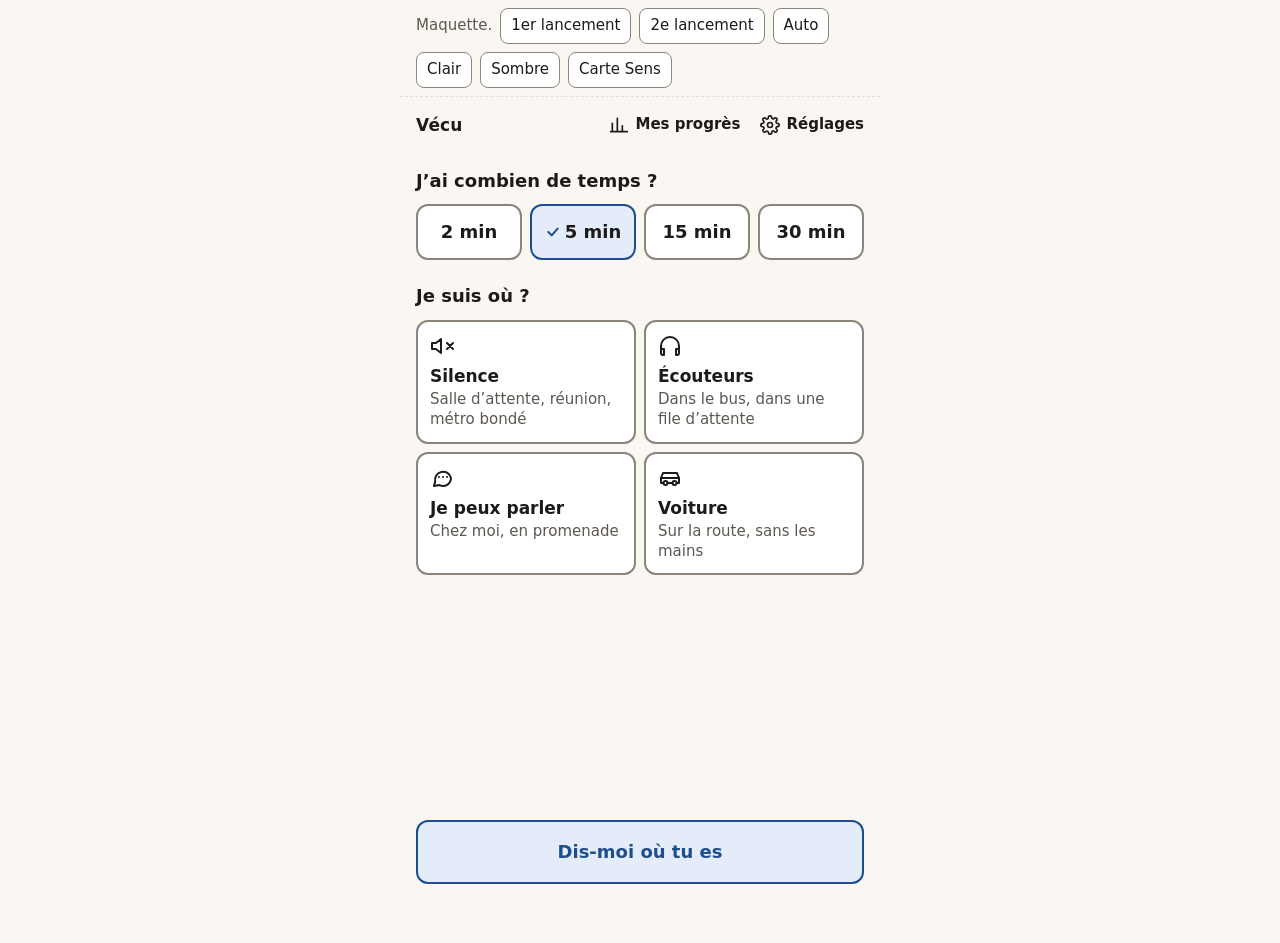
<file: docs/design/maquettes/accueil.html>
<!doctype html>
<html lang="fr">
<head>
<meta charset="utf-8">
<meta name="viewport" content="width=device-width, initial-scale=1, viewport-fit=cover">
<title>Vécu, maquette : accueil</title>
<style>
/* ===== Tokens (systeme-visuel.md, section 1) ===== */
:root {
  color-scheme: light;
  --bg: #FAF7F2; --surface: #FFFFFF; --text: #1C1B1A; --text-muted: #5C5750;
  --border: #8A847B; --border-subtle: #E4DED4;
  --accent: #1F4E8C; --on-accent: #FFFFFF; --accent-soft: #E3ECF8;
  --success: #1E6B3A; --success-soft: #E4F2E8;
  --danger: #A3302A; --danger-soft: #FBE9E7;
  --focus: #1F4E8C; --overlay: rgba(20,19,18,0.5);

  --font: system-ui, -apple-system, "Segoe UI", Roboto, "Noto Sans", "Helvetica Neue", Arial, sans-serif;
  --fs-question: 1.125rem; --fs-body: 1.0625rem; --fs-option: 1.125rem;
  --fs-button: 1.125rem; --fs-small: 0.9375rem;
  --space-1: 4px; --space-2: 8px; --space-3: 12px; --space-4: 16px;
  --space-5: 24px; --space-6: 32px; --space-7: 48px;
  --radius-s: 8px; --radius-m: 12px; --radius-l: 20px; --radius-pill: 999px;
}
@media (prefers-color-scheme: dark) {
  :root:not([data-theme="light"]) {
    color-scheme: dark;
    --bg: #141312; --surface: #201E1C; --text: #F2EEE8; --text-muted: #ADA79E;
    --border: #7A746C; --border-subtle: #34312D;
    --accent: #8FB4F0; --on-accent: #141312; --accent-soft: #1E2D45;
    --success: #7FD19B; --success-soft: #17301F;
    --danger: #F2A39B; --danger-soft: #3A1D1A;
    --focus: #8FB4F0; --overlay: rgba(0,0,0,0.6);
  }
}
:root[data-theme="dark"] {
  color-scheme: dark;
  --bg: #141312; --surface: #201E1C; --text: #F2EEE8; --text-muted: #ADA79E;
  --border: #7A746C; --border-subtle: #34312D;
  --accent: #8FB4F0; --on-accent: #141312; --accent-soft: #1E2D45;
  --success: #7FD19B; --success-soft: #17301F;
  --danger: #F2A39B; --danger-soft: #3A1D1A;
  --focus: #8FB4F0; --overlay: rgba(0,0,0,0.6);
}

/* ===== Base ===== */
*, *::before, *::after { box-sizing: border-box; }
html, body { margin: 0; }
body {
  background: var(--bg); color: var(--text);
  font-family: var(--font); font-size: var(--fs-body); line-height: 1.45;
  -webkit-text-size-adjust: 100%;
}
button { font: inherit; color: inherit; }
:focus-visible { outline: 3px solid var(--focus); outline-offset: 2px; }
.sr-only {
  position: absolute; width: 1px; height: 1px; padding: 0; margin: -1px;
  overflow: hidden; clip: rect(0 0 0 0); white-space: nowrap; border: 0;
}
svg.icon { width: 24px; height: 24px; flex: none; fill: none; stroke: currentColor;
  stroke-width: 2; stroke-linecap: round; stroke-linejoin: round; }

/* ===== Barre de démonstration (hors app) ===== */
.demo {
  max-width: 480px; margin: 0 auto; padding: var(--space-2) var(--space-4);
  font-size: var(--fs-small); color: var(--text-muted);
  display: flex; flex-wrap: wrap; gap: var(--space-2); align-items: center;
  border-bottom: 1px dashed var(--border-subtle);
}
.demo button, .demo a {
  min-height: 36px; padding: 0 10px; border-radius: var(--radius-s);
  border: 1px solid var(--border); background: var(--surface); color: var(--text);
  font-size: var(--fs-small); cursor: pointer; text-decoration: none;
  display: inline-flex; align-items: center;
}

/* ===== Écran ===== */
.app {
  max-width: 480px; margin: 0 auto;
  min-height: calc(100vh - 54px); min-height: calc(100dvh - 54px);
  display: flex; flex-direction: column;
}
.header {
  height: 56px; padding: 0 var(--space-2) 0 var(--space-4);
  display: flex; align-items: center; justify-content: space-between;
}
.wordmark { font-weight: 700; font-size: var(--fs-body); letter-spacing: 0.01em; }
.header nav { display: flex; gap: var(--space-1); }
.text-btn {
  min-height: 48px; min-width: 48px; padding: 0 var(--space-2);
  display: inline-flex; align-items: center; gap: 6px;
  background: none; border: 0; border-radius: var(--radius-m);
  font-size: var(--fs-small); font-weight: 600; cursor: pointer;
}
.text-btn svg.icon { width: 20px; height: 20px; }

.content { flex: 1; padding: var(--space-4) var(--space-4) var(--space-5); }
fieldset { border: 0; margin: 0 0 var(--space-5); padding: 0; min-width: 0; }
legend {
  padding: 0; margin-bottom: var(--space-3);
  font-size: var(--fs-question); font-weight: 700; line-height: 1.3;
}

/* Radios natifs masqués, labels stylés */
.choice-input { position: absolute; opacity: 0; width: 1px; height: 1px; margin: 0; }
.choice {
  display: flex; cursor: pointer; background: var(--surface);
  border: 2px solid var(--border); border-radius: var(--radius-m);
  transition: background-color 150ms, border-color 150ms;
  -webkit-tap-highlight-color: transparent;
}
.choice:hover { border-color: var(--accent); }
.choice-input:focus-visible + .choice { outline: 3px solid var(--focus); outline-offset: 2px; }
.choice-input:checked + .choice { background: var(--accent-soft); border-color: var(--accent); }
.check { display: none; color: var(--accent); }
.choice-input:checked + .choice .check { display: inline-flex; }

/* Segments de durée */
.segments { display: grid; grid-template-columns: repeat(4, 1fr); gap: var(--space-2); }
.segments .choice {
  min-height: 56px; align-items: center; justify-content: center; gap: 4px;
  font-size: var(--fs-option); font-weight: 600; white-space: nowrap;
}
.segments .choice-input:checked + .choice { font-weight: 700; }
.segments .check svg { width: 16px; height: 16px; stroke-width: 3; }

/* Cartes de lieu */
.places { display: grid; grid-template-columns: 1fr 1fr; gap: var(--space-2); }
.places .choice {
  position: relative; min-height: 104px; padding: var(--space-3);
  flex-direction: column; align-items: flex-start; gap: 2px;
}
.place-name { margin-top: 6px; font-weight: 600; font-size: var(--fs-body); line-height: 1.25; }
.place-ex { font-size: var(--fs-small); color: var(--text-muted); line-height: 1.35; }
.places .check { position: absolute; top: 10px; right: 10px; }
.places .check svg { width: 20px; height: 20px; stroke-width: 3; }

.hint { margin: var(--space-3) 0 0; font-size: var(--fs-small); color: var(--text-muted); min-height: 1.4em; }

/* Zone d'action */
.action {
  position: sticky; bottom: 0; background: var(--bg);
  padding: var(--space-3) var(--space-4) max(var(--space-4), env(safe-area-inset-bottom));
}
.btn-primary {
  width: 100%; min-height: 64px; padding: var(--space-2) var(--space-4);
  display: flex; flex-direction: column; align-items: center; justify-content: center; gap: 2px;
  background: var(--accent); color: var(--on-accent);
  border: 2px solid var(--accent); border-radius: var(--radius-m);
  cursor: pointer; transition: transform 100ms, filter 100ms;
  -webkit-tap-highlight-color: transparent;
}
.btn-primary:active { transform: scale(0.98); filter: brightness(0.92); }
.btn-label { font-size: var(--fs-button); font-weight: 600; line-height: 1.2; }
.btn-sub { font-size: var(--fs-small); line-height: 1.2; }
.btn-primary[aria-disabled="true"] { background: var(--accent-soft); color: var(--accent); }
.btn-primary[aria-disabled="true"] .btn-sub { display: none; }

@media (prefers-reduced-motion: reduce) {
  *, *::before, *::after {
    animation-duration: 0.01ms !important; animation-iteration-count: 1 !important;
    transition-duration: 0.01ms !important; scroll-behavior: auto !important;
  }
  .btn-primary:active { transform: none; }
}
</style>
</head>
<body>

<!-- Barre de démonstration : ne fait pas partie de l'app -->
<div class="demo" aria-label="Commandes de la maquette">
  <span>Maquette.</span>
  <button type="button" data-demo="first">1er lancement</button>
  <button type="button" data-demo="second">2e lancement</button>
  <button type="button" data-theme-set="auto">Auto</button>
  <button type="button" data-theme-set="light">Clair</button>
  <button type="button" data-theme-set="dark">Sombre</button>
  <a href="carte-sens.html">Carte Sens</a>
</div>

<div class="app">
  <header class="header">
    <span class="wordmark">Vécu</span>
    <nav aria-label="Navigation">
      <button type="button" class="text-btn">
        <svg class="icon" viewBox="0 0 24 24" aria-hidden="true"><path d="M4 20V10M10 20V4M16 20v-7M22 20H2"/></svg>
        Mes progrès
      </button>
      <button type="button" class="text-btn">
        <svg class="icon" viewBox="0 0 24 24" aria-hidden="true"><circle cx="12" cy="12" r="3"/><path d="M19.4 15a1.7 1.7 0 0 0 .3 1.8l.1.1a2 2 0 1 1-2.8 2.8l-.1-.1a1.7 1.7 0 0 0-1.8-.3 1.7 1.7 0 0 0-1 1.5V21a2 2 0 1 1-4 0v-.1a1.7 1.7 0 0 0-1.1-1.5 1.7 1.7 0 0 0-1.8.3l-.1.1a2 2 0 1 1-2.8-2.8l.1-.1a1.7 1.7 0 0 0 .3-1.8 1.7 1.7 0 0 0-1.5-1H3a2 2 0 1 1 0-4h.1a1.7 1.7 0 0 0 1.5-1.1 1.7 1.7 0 0 0-.3-1.8l-.1-.1a2 2 0 1 1 2.8-2.8l.1.1a1.7 1.7 0 0 0 1.8.3H9a1.7 1.7 0 0 0 1-1.5V3a2 2 0 1 1 4 0v.1a1.7 1.7 0 0 0 1 1.5 1.7 1.7 0 0 0 1.8-.3l.1-.1a2 2 0 1 1 2.8 2.8l-.1.1a1.7 1.7 0 0 0-.3 1.8V9a1.7 1.7 0 0 0 1.5 1H21a2 2 0 1 1 0 4h-.1a1.7 1.7 0 0 0-1.5 1z"/></svg>
        Réglages
      </button>
    </nav>
  </header>

  <main class="content">
    <fieldset>
      <legend>J’ai combien de temps&nbsp;?</legend>
      <div class="segments">
        <input class="choice-input" type="radio" name="duree" id="d2" value="2">
        <label class="choice" for="d2"><span class="check" aria-hidden="true"><svg class="icon" viewBox="0 0 24 24"><path d="M5 12l5 5 9-10"/></svg></span><span aria-hidden="true">2 min</span><span class="sr-only">2 minutes</span></label>
        <input class="choice-input" type="radio" name="duree" id="d5" value="5" checked>
        <label class="choice" for="d5"><span class="check" aria-hidden="true"><svg class="icon" viewBox="0 0 24 24"><path d="M5 12l5 5 9-10"/></svg></span><span aria-hidden="true">5 min</span><span class="sr-only">5 minutes</span></label>
        <input class="choice-input" type="radio" name="duree" id="d15" value="15">
        <label class="choice" for="d15"><span class="check" aria-hidden="true"><svg class="icon" viewBox="0 0 24 24"><path d="M5 12l5 5 9-10"/></svg></span><span aria-hidden="true">15 min</span><span class="sr-only">15 minutes</span></label>
        <input class="choice-input" type="radio" name="duree" id="d30" value="30">
        <label class="choice" for="d30"><span class="check" aria-hidden="true"><svg class="icon" viewBox="0 0 24 24"><path d="M5 12l5 5 9-10"/></svg></span><span aria-hidden="true">30 min</span><span class="sr-only">30 minutes</span></label>
      </div>
    </fieldset>

    <fieldset>
      <legend id="q-lieu" tabindex="-1">Je suis où&nbsp;?</legend>
      <div class="places">
        <input class="choice-input" type="radio" name="lieu" id="l-silence" value="silence">
        <label class="choice" for="l-silence">
          <svg class="icon" viewBox="0 0 24 24" aria-hidden="true"><path d="M11 5L6 9H2v6h4l5 4V5z"/><path d="M23 9l-6 6M17 9l6 6"/></svg>
          <span class="place-name">Silence</span>
          <span class="place-ex">Salle d’attente, réunion, métro bondé</span>
          <span class="check" aria-hidden="true"><svg class="icon" viewBox="0 0 24 24"><path d="M5 12l5 5 9-10"/></svg></span>
        </label>
        <input class="choice-input" type="radio" name="lieu" id="l-ecouteurs" value="ecouteurs">
        <label class="choice" for="l-ecouteurs">
          <svg class="icon" viewBox="0 0 24 24" aria-hidden="true"><path d="M3 18v-6a9 9 0 0 1 18 0v6"/><path d="M21 19a2 2 0 0 1-2 2h-1v-6h3v4zM3 19a2 2 0 0 0 2 2h1v-6H3v4z"/></svg>
          <span class="place-name">Écouteurs</span>
          <span class="place-ex">Dans le bus, dans une file d’attente</span>
          <span class="check" aria-hidden="true"><svg class="icon" viewBox="0 0 24 24"><path d="M5 12l5 5 9-10"/></svg></span>
        </label>
        <input class="choice-input" type="radio" name="lieu" id="l-parler" value="parler">
        <label class="choice" for="l-parler">
          <svg class="icon" viewBox="0 0 24 24" aria-hidden="true"><path d="M21 12a8 8 0 0 1-11.6 7.1L4 20l1.2-4.4A8 8 0 1 1 21 12z"/><path d="M9 11h.01M13 11h.01M17 11h.01"/></svg>
          <span class="place-name">Je peux parler</span>
          <span class="place-ex">Chez moi, en promenade</span>
          <span class="check" aria-hidden="true"><svg class="icon" viewBox="0 0 24 24"><path d="M5 12l5 5 9-10"/></svg></span>
        </label>
        <input class="choice-input" type="radio" name="lieu" id="l-voiture" value="voiture">
        <label class="choice" for="l-voiture">
          <svg class="icon" viewBox="0 0 24 24" aria-hidden="true"><path d="M5 17H3v-5l2-5h14l2 5v5h-2"/><path d="M3 12h18"/><circle cx="7.5" cy="17" r="2"/><circle cx="16.5" cy="17" r="2"/><path d="M9.5 17h5"/></svg>
          <span class="place-name">Voiture</span>
          <span class="place-ex">Sur la route, sans les mains</span>
          <span class="check" aria-hidden="true"><svg class="icon" viewBox="0 0 24 24"><path d="M5 12l5 5 9-10"/></svg></span>
        </label>
      </div>
      <p class="hint" id="hint" role="status"></p>
    </fieldset>
  </main>

  <div class="action">
    <button type="button" class="btn-primary" id="go">
      <span class="btn-label" id="go-label">C’est parti</span>
      <span class="btn-sub" id="go-sub"></span>
    </button>
  </div>
</div>

<script>
(function () {
  var NBSP = " ";
  var CLAIR = { silence: "en silence", ecouteurs: "avec écouteurs", parler: "à voix haute", voiture: "en voiture" };
  var go = document.getElementById("go");
  var label = document.getElementById("go-label");
  var sub = document.getElementById("go-sub");
  var hint = document.getElementById("hint");

  function valeur(nom) {
    var el = document.querySelector('input[name="' + nom + '"]:checked');
    return el ? el.value : null;
  }
  function majBouton() {
    var d = valeur("duree"), l = valeur("lieu");
    if (!l) {
      go.setAttribute("aria-disabled", "true");
      label.textContent = "Dis-moi où tu es";
      sub.textContent = "";
    } else {
      go.removeAttribute("aria-disabled");
      label.textContent = "C’est parti";
      sub.textContent = d + NBSP + "min, " + CLAIR[l];
      hint.textContent = "";
    }
  }
  document.querySelectorAll(".choice-input").forEach(function (i) { i.addEventListener("change", majBouton); });

  go.addEventListener("click", function () {
    if (go.getAttribute("aria-disabled") === "true") {
      hint.textContent = "Choisis l’endroit où tu es, je m’adapte.";
      var premier = document.getElementById("l-silence");
      premier.focus();
      premier.closest("fieldset").scrollIntoView({ block: "nearest" });
      return;
    }
    // Maquette : la vraie app lance la session ici.
    window.location.href = "carte-sens.html?mode=" + valeur("lieu");
  });

  // Commandes de démonstration
  document.querySelectorAll("[data-demo]").forEach(function (b) {
    b.addEventListener("click", function () {
      document.querySelectorAll('input[name="lieu"]').forEach(function (i) { i.checked = false; });
      document.getElementById("d5").checked = true;
      if (b.dataset.demo === "second") document.getElementById("l-silence").checked = true;
      hint.textContent = "";
      majBouton();
    });
  });
  document.querySelectorAll("[data-theme-set]").forEach(function (b) {
    b.addEventListener("click", function () {
      var t = b.dataset.themeSet;
      if (t === "auto") document.documentElement.removeAttribute("data-theme");
      else document.documentElement.setAttribute("data-theme", t);
    });
  });
  majBouton();
})();
</script>
</body>
</html>
</file>
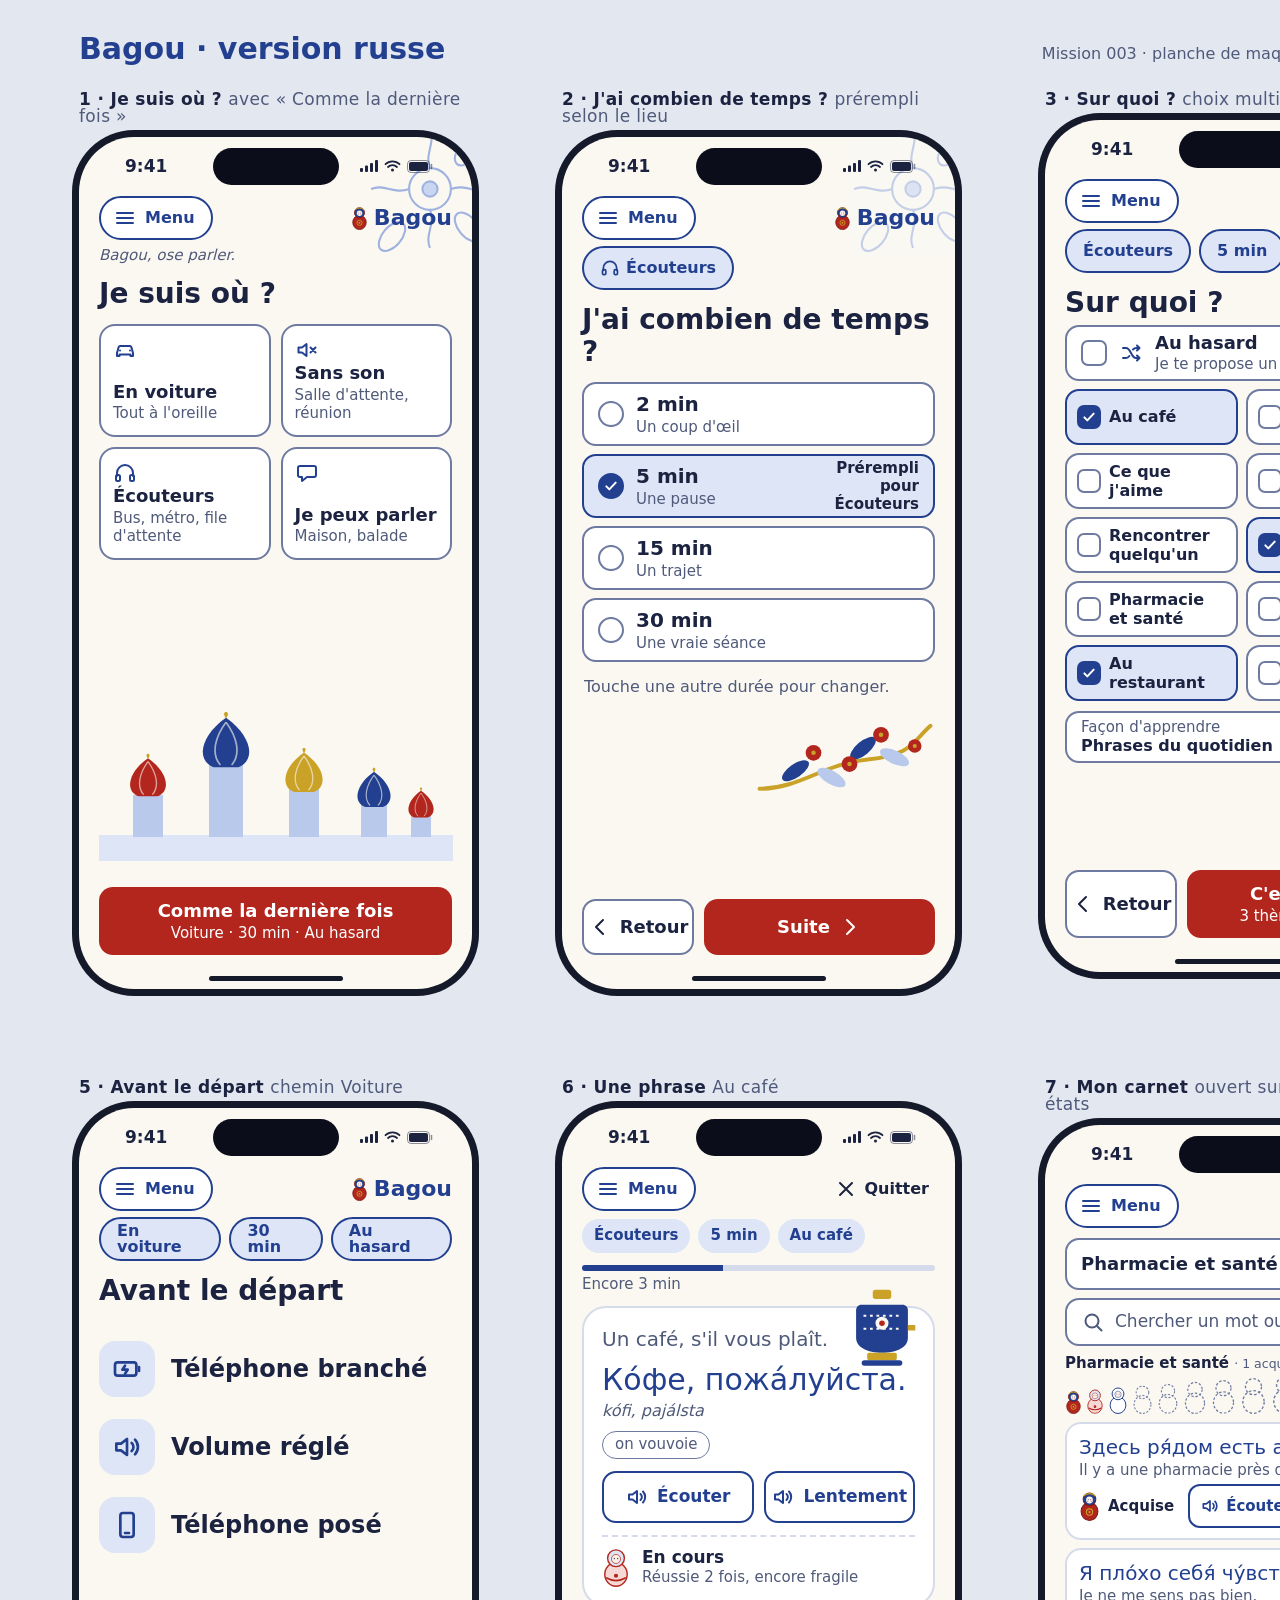
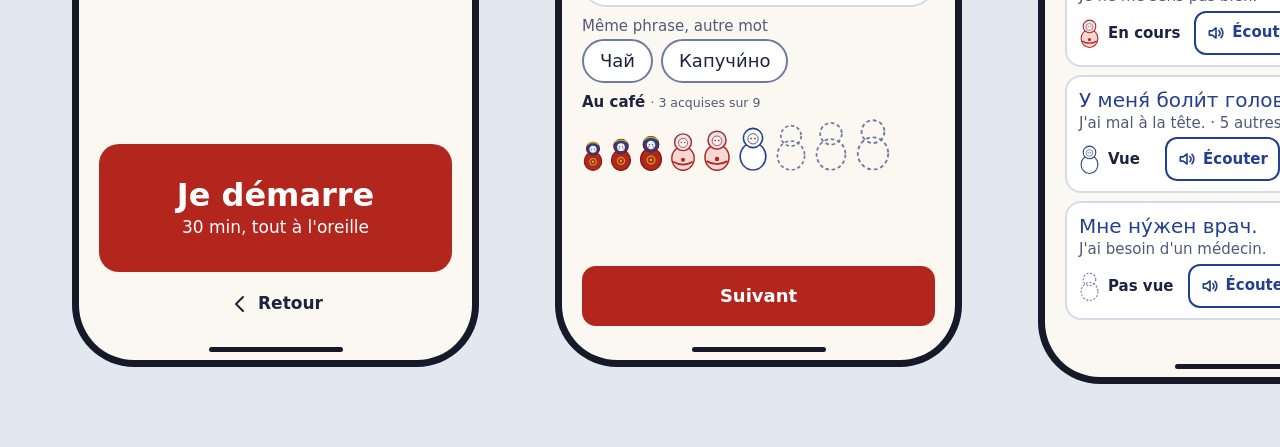
<file: docs/design/maquettes/bagou-ru.html>
<!DOCTYPE html>
<html lang="fr"><head><meta charset="utf-8"><title>Bagou, version russe : planche de maquettes</title>
<meta name="viewport" content="width=2000">
<style>
:root{--bg:#FBF8F2;--surface:#FFFFFF;--text:#1B2340;--text-muted:#4F5A7A;--border:#6E7AA0;--border-subtle:#D5DBEA;--accent:#22408F;--on-accent:#FFFFFF;--accent-soft:#DDE5F6;--laque:#B3261E;--on-laque:#FFFFFF;--laque-soft:#F6D9D5;--or:#C9A227;--or-text:#7A5C00;--page:#E3E7F0;--font:system-ui,-apple-system,"Segoe UI",Roboto,"Noto Sans","Helvetica Neue",Arial,sans-serif}
*{box-sizing:border-box;margin:0;padding:0}
html,body{width:2000px;background:var(--page);font-family:var(--font);color:var(--text)}
.entete{width:1842px;margin:0 auto;padding:34px 0 6px;display:flex;justify-content:space-between;align-items:baseline}
.entete h1{font:800 30px/1 var(--font);color:var(--accent)}
.entete p{font:500 16px/1.3 var(--font);color:var(--text-muted)}
.planche{display:grid;grid-template-columns:repeat(4,393px);justify-content:center;column-gap:90px;row-gap:90px;padding:20px 0 70px}
.cell{display:flex;flex-direction:column;gap:12px}
.leg{font:700 17px/1 var(--font);color:var(--text);letter-spacing:.02em}
.leg span{color:var(--text-muted);font-weight:500}
/* iPhone 15/16 : 393 x 852, zones de sécurité 59 px en haut et 34 px en bas, marges latérales 20 px */
.tel{position:relative;width:393px;height:852px;border-radius:55px;box-shadow:0 0 0 7px #151A2B;background:var(--bg);overflow:hidden;display:flex;flex-direction:column;padding:59px 20px 34px}
.tel::before{content:"";position:absolute;top:11px;left:50%;margin-left:-63px;width:126px;height:37px;border-radius:19px;background:#0B0E1A;z-index:7}
.tel::after{content:"";position:absolute;bottom:8px;left:50%;margin-left:-67px;width:134px;height:5px;border-radius:3px;background:#151A2B;z-index:7}
.tel>*{position:relative;z-index:1}
.tel>.statut{position:absolute;top:0;left:0;right:0;height:59px;z-index:6;display:flex;justify-content:space-between;align-items:center;padding:0 38px 0 46px;color:var(--text)}
.statut b{font:700 17px/1 var(--font)}
.statut span{display:flex;align-items:center;gap:6px}
.mt{display:inline-block;white-space:nowrap}
.i{width:24px;height:24px;stroke:currentColor;fill:none;stroke-width:2;stroke-linecap:round;stroke-linejoin:round;flex:none}
.motif{position:absolute!important;top:-24px;right:-34px;width:190px;z-index:0!important}
/* en-tête */
.haut{display:flex;justify-content:space-between;align-items:center;height:44px;flex:none}
.menu{display:inline-flex;align-items:center;gap:8px;min-height:44px;padding:0 16px 0 12px;border:2px solid var(--accent);border-radius:999px;background:var(--surface);color:var(--accent);font:600 16px/1 var(--font)}
.marque{display:flex;align-items:center;gap:6px;font:800 22px/1 var(--font);color:var(--accent)}
.titre-page{font:800 20px/1 var(--font);color:var(--text)}
.quit{display:inline-flex;align-items:center;gap:6px;min-height:44px;padding:0 6px;font:600 16px/1 var(--font);color:var(--text)}
.slogan{font:italic 500 15px/1.2 var(--font);color:var(--text-muted);margin-top:6px}
h2{font:800 28px/1.15 var(--font);margin:14px 0 14px;position:relative}
/* pastilles */
.pastilles{display:flex;gap:8px;margin-top:6px}
.past{display:inline-flex;align-items:center;min-height:44px;padding:0 16px;border-radius:999px;background:var(--accent-soft);border:2px solid var(--accent);color:var(--accent);font:600 16px/1 var(--font)}
.info{display:inline-flex;align-items:center;min-height:34px;padding:0 12px;border-radius:999px;background:var(--accent-soft);color:var(--accent);font:600 15px/1 var(--font)}
/* boutons */
.btn{min-height:56px;border-radius:14px;display:flex;align-items:center;justify-content:center;gap:8px;font:600 18px/1.2 var(--font)}
.btn-p{background:var(--laque);color:var(--on-laque)}
.btn-s{background:var(--surface);color:var(--text);border:2px solid var(--border)}
.btn.deux{flex-direction:column;gap:2px;min-height:68px}
.btn.deux small{font:400 15px/1.2 var(--font)}
.bas{margin-top:auto;display:flex;gap:10px}
.bas .btn-s{width:112px;flex:none}
.bas .btn-p{flex:1}
/* cartes de lieu */
.lieux{display:grid;grid-template-columns:1fr 1fr;gap:10px}
.lieu{background:var(--surface);border:2px solid var(--border);border-radius:16px;min-height:112px;padding:12px;display:flex;flex-direction:column;justify-content:space-between;color:var(--accent)}
.lieu b{display:block;font:700 18px/1.2 var(--font);color:var(--text)}
.lieu span{display:block;font:400 15px/1.25 var(--font);color:var(--text-muted);margin-top:2px}
.band{position:absolute!important;left:20px;right:20px;bottom:128px;z-index:0!important}
/* lignes de choix */
.choix{display:flex;align-items:center;gap:12px;min-height:64px;background:var(--surface);border:2px solid var(--border);border-radius:14px;padding:0 14px;font:600 20px/1.2 var(--font);margin-bottom:8px}
.choix small{display:block;font:400 15px/1.25 var(--font);color:var(--text-muted);margin-top:2px;white-space:nowrap}
.choix.sel{background:var(--accent-soft);border-color:var(--accent);font-weight:700}
.choix.sel small{color:var(--text-muted)}
.rond{width:26px;height:26px;border-radius:50%;border:2px solid var(--border);flex:none;display:flex;align-items:center;justify-content:center;color:#fff}
.case{border-radius:7px}
.sel .rond{background:var(--accent);border-color:var(--accent)}
.rond .i{width:16px;height:16px;stroke-width:3}
.tag{margin-left:auto;flex:none;max-width:112px;font:600 15px/1.2 var(--font);color:var(--text);text-align:right}
.note{font:400 16px/1.4 var(--font);color:var(--text-muted);margin:6px 2px 0}
/* thèmes */
.themes{display:grid;grid-template-columns:1fr 1fr;gap:8px;margin-top:8px}
.themes .choix{margin:0;min-height:56px;padding:0 10px;gap:8px;font:600 16px/1.2 var(--font)}
.themes .choix.sel{font-weight:700}
.themes .rond{width:24px;height:24px}
.facon{display:flex;align-items:center;gap:8px;min-height:52px;margin-top:10px;padding:0 14px;background:var(--surface);border:2px solid var(--border);border-radius:14px;font:400 15px/1.2 var(--font);color:var(--text-muted)}
.facon b{display:block;font:600 16px/1.2 var(--font);color:var(--text)}
.facon u{margin-left:auto;font:600 16px/1 var(--font);color:var(--accent);text-decoration:none;display:flex;align-items:center;gap:2px}
/* voiture */
.prep{display:flex;align-items:center;gap:16px;font:600 24px/1.2 var(--font);margin-bottom:22px;color:var(--text)}
.prep .ic{width:56px;height:56px;border-radius:16px;background:var(--accent-soft);color:var(--accent);display:flex;align-items:center;justify-content:center;flex:none}
.prep .i{width:32px;height:32px}
.gros{min-height:128px;border-radius:20px;background:var(--laque);color:var(--on-laque);display:flex;flex-direction:column;align-items:center;justify-content:center;gap:6px;font:800 32px/1 var(--font)}
.gros small{font:500 17px/1.2 var(--font)}
.lien{min-height:44px;display:flex;align-items:center;justify-content:center;gap:6px;font:600 17px/1 var(--font);color:var(--text);margin-top:10px}
/* phrase */
.temps{margin-top:12px;height:6px;border-radius:9px;background:var(--border-subtle);overflow:hidden;flex:none}
.temps i{display:block;width:40%;height:100%;background:var(--accent)}
.encore{font:500 15px/1 var(--font);color:var(--text-muted);margin-top:6px}
.carte{margin-top:14px;background:var(--surface);border:2px solid var(--border-subtle);border-radius:24px;padding:18px;position:relative;flex:none}
.carte .samovar{position:absolute;right:14px;top:-20px;width:74px}
.fr{font:500 20px/1.3 var(--font);color:var(--text-muted);padding-right:76px}
.ru{font:500 30px/1.35 var(--font);color:var(--accent);margin-top:8px;overflow-wrap:break-word;hyphens:none;font-synthesis:none;font-kerning:normal}
.puce[lang=ru]{font-weight:500}
.tr{font:italic 400 16px/1.4 var(--font);color:var(--text-muted)}
.reg{display:inline-flex;align-items:center;margin-top:8px;min-height:28px;padding:0 12px;border:1.5px solid var(--border);border-radius:999px;font:400 15px/1 var(--font);color:var(--text-muted)}
.ecoute{display:flex;gap:10px;margin-top:12px}
.ecoute .btn{flex:1;min-height:52px;font-size:17px;color:var(--accent);border:2px solid var(--accent);background:var(--surface)}
.etat{display:flex;align-items:center;gap:12px;margin-top:12px;padding-top:10px;border-top:2px dashed var(--border-subtle);font:700 17px/1.2 var(--font)}
.etat small{display:block;font:400 15px/1.25 var(--font);color:var(--text-muted)}
.moule{margin-top:10px;font:400 15px/1.2 var(--font);color:var(--text-muted)}
.puces{display:flex;gap:8px;margin-top:4px}
.puce{min-height:44px;display:inline-flex;align-items:center;padding:0 16px;border:2px solid var(--border);border-radius:999px;background:var(--surface);font:600 18px/1 var(--font);color:var(--text)}
.rang{margin-top:10px;font:600 15px/1.2 var(--font);color:var(--text)}
.rang small{font-weight:400;color:var(--text-muted)}
.poupees{display:flex;align-items:flex-end;gap:5px;margin:4px 0 10px;height:56px}
/* carnet */
.select{display:flex;align-items:center;gap:8px;min-height:52px;padding:0 14px;background:var(--surface);border:2px solid var(--border);border-radius:14px;font:700 18px/1.2 var(--font);flex:1}
.select .i{margin-left:auto;color:var(--accent)}
.selrow{display:flex;gap:10px;align-items:center}
.recherche{display:flex;align-items:center;gap:10px;min-height:48px;margin-top:8px;padding:0 14px;background:var(--surface);border:2px solid var(--border);border-radius:14px;font:400 17px/1 var(--font);color:var(--text-muted)}
.ligne{background:var(--surface);border:2px solid var(--border-subtle);border-radius:16px;padding:10px 12px;margin-top:8px}
.ligne .ru{font-size:20px;line-height:1.35;margin-top:0}
.ligne .fr{font-size:15px;padding-right:0;line-height:1.3}
.ligne .bl{display:flex;align-items:center;justify-content:space-between;gap:14px;margin-top:4px}
.st{display:flex;align-items:center;gap:8px;flex:none;font:600 15px/1.1 var(--font)}
.bt{display:flex;gap:6px;flex:none}
.bt span{display:inline-flex;align-items:center;gap:6px;min-height:44px;padding:0 10px;border:2px solid var(--accent);border-radius:12px;color:var(--accent);font:600 15px/1 var(--font);background:var(--surface)}
.bt .i{width:20px;height:20px}
/* progrès */
.cle{display:flex;align-items:center;gap:14px;background:var(--surface);border:2px solid var(--border-subtle);border-radius:18px;padding:12px 16px;margin-top:14px}
.cle b{font:800 24px/1.15 var(--font);display:block}
.cle small{font:400 15px/1.2 var(--font);color:var(--text-muted)}
.chiffres{display:grid;grid-template-columns:1fr 1fr;gap:8px;margin-top:8px}
.chiffre{background:var(--surface);border:2px solid var(--border-subtle);border-radius:14px;padding:8px 12px}
.chiffre small{display:block;font:400 15px/1.2 var(--font);color:var(--text-muted)}
.chiffre b{font:800 22px/1.2 var(--font)}
.pt{font:700 17px/1 var(--font);margin:12px 0 2px}
.th{padding:5px 2px 0}
.th div{display:flex;justify-content:space-between;font:600 16px/1.2 var(--font)}
.th span{font-weight:500;color:var(--text-muted)}
.barre{height:8px;border-radius:9px;background:var(--border-subtle);margin-top:4px;overflow:hidden}
.barre i{display:block;height:100%;background:var(--accent)}
</style></head><body>

<svg width="0" height="0" style="position:absolute" aria-hidden="true"><defs>
<!-- icônes -->
<symbol id="i-menu" viewBox="0 0 24 24"><path d="M4 7h16M4 12h16M4 17h16"/></symbol>
<symbol id="i-voiture" viewBox="0 0 24 24"><path d="M4 15l1.5-5.5A2 2 0 0 1 7.4 8h9.2a2 2 0 0 1 1.9 1.5L20 15v3h-2.5v-1.5h-11V18H4z"/><path d="M7 12.5h.01M17 12.5h.01"/></symbol>
<symbol id="i-sansson" viewBox="0 0 24 24"><path d="M3.5 9.5H7L11.5 6v12L7 14.5H3.5z"/><path d="M15.5 9.5l5 5M20.5 9.5l-5 5"/></symbol>
<symbol id="i-casque" viewBox="0 0 24 24"><path d="M4 15v-3a8 8 0 0 1 16 0v3"/><rect x="3" y="14" width="4" height="6" rx="1.5"/><rect x="17" y="14" width="4" height="6" rx="1.5"/></symbol>
<symbol id="i-parler" viewBox="0 0 24 24"><path d="M5 5h14a2 2 0 0 1 2 2v7a2 2 0 0 1-2 2h-7l-5 4v-4H5a2 2 0 0 1-2-2V7a2 2 0 0 1 2-2z"/></symbol>
<symbol id="i-son" viewBox="0 0 24 24"><path d="M4 9.5h3.5L12 6v12l-4.5-3.5H4z"/><path d="M15.5 9a4 4 0 0 1 0 6M18 6.5a8 8 0 0 1 0 11"/></symbol>
<symbol id="i-montrer" viewBox="0 0 24 24"><path d="M4 9V4h5M15 4h5v5M20 15v5h-5M9 20H4v-5"/></symbol>
<symbol id="i-retour" viewBox="0 0 24 24"><path d="M15 5l-7 7 7 7"/></symbol>
<symbol id="i-suite" viewBox="0 0 24 24"><path d="M9 5l7 7-7 7"/></symbol>
<symbol id="i-coche" viewBox="0 0 24 24"><path d="M5 12.5l4.5 4.5L19 7"/></symbol>
<symbol id="i-loupe" viewBox="0 0 24 24"><circle cx="11" cy="11" r="6.5"/><path d="M16 16l4.5 4.5"/></symbol>
<symbol id="i-bas" viewBox="0 0 24 24"><path d="M6 9l6 6 6-6"/></symbol>
<symbol id="i-hasard" viewBox="0 0 24 24"><path d="M4 7h3c5 0 5 10 10 10h3M4 17h3c1.5 0 2.5-.8 3.4-2M14 8.5C15 7.5 16 7 17 7h3M18 4.5L20.5 7 18 9.5M18 14.5l2.5 2.5-2.5 2.5"/></symbol>
<symbol id="i-croix" viewBox="0 0 24 24"><path d="M6 6l12 12M18 6L6 18"/></symbol>
<symbol id="i-batterie" viewBox="0 0 24 24"><rect x="3" y="7" width="16" height="10" rx="2"/><path d="M21 10.5v3M10.5 9.5l-2 3h4l-2 3"/></symbol>
<symbol id="i-tel" viewBox="0 0 24 24"><rect x="7" y="3" width="10" height="18" rx="2"/><path d="M10.5 18h3"/></symbol>
<!-- barre d'état -->
<symbol id="s-reseau" viewBox="0 0 18 12"><g fill="currentColor"><rect x="0" y="8" width="3" height="4" rx="1"/><rect x="5" y="5.5" width="3" height="6.5" rx="1"/><rect x="10" y="3" width="3" height="9" rx="1"/><rect x="15" y="0" width="3" height="12" rx="1"/></g></symbol>
<symbol id="s-wifi" viewBox="0 0 17 12"><path d="M1.5 4.2a10 10 0 0 1 14 0M4 7a6.5 6.5 0 0 1 9 0" fill="none" stroke="currentColor" stroke-width="1.8" stroke-linecap="round"/><circle cx="8.5" cy="10" r="1.5" fill="currentColor"/></symbol>
<symbol id="s-batt" viewBox="0 0 27 13"><rect x=".5" y=".5" width="22" height="12" rx="3.5" fill="none" stroke="currentColor" opacity=".5"/><rect x="2" y="2" width="19" height="9" rx="2" fill="currentColor"/><path d="M24.5 4.5v4" stroke="currentColor" stroke-width="1.5" stroke-linecap="round" opacity=".5"/></symbol>

<!-- matriochka : 4 états -->
<symbol id="d-pas" viewBox="0 0 40 57"><ellipse cx="20" cy="39" rx="16" ry="17" fill="none" stroke="#6E7AA0" stroke-width="2" stroke-dasharray="4 3"/><circle cx="20" cy="16" r="12" fill="none" stroke="#6E7AA0" stroke-width="2" stroke-dasharray="4 3"/></symbol>
<symbol id="d-vue" viewBox="0 0 40 57"><ellipse cx="20" cy="39" rx="16" ry="17" fill="#fff" stroke="#22408F" stroke-width="2"/><circle cx="20" cy="16" r="12" fill="#fff" stroke="#22408F" stroke-width="2"/><circle cx="20" cy="17" r="6.5" fill="#FBEFE6" stroke="#22408F" stroke-width="1"/><circle cx="17.6" cy="16.5" r=".95" fill="#1B2340"/><circle cx="22.4" cy="16.5" r=".95" fill="#1B2340"/></symbol>
<symbol id="d-cours" viewBox="0 0 40 57"><ellipse cx="20" cy="39" rx="16" ry="17" fill="#F6D9D5" stroke="#B3261E" stroke-width="2"/><circle cx="20" cy="16" r="12" fill="#DDE5F6" stroke="#B3261E" stroke-width="2"/><circle cx="20" cy="17" r="6.5" fill="#FBEFE6" stroke="#B3261E" stroke-width="1"/><circle cx="17.6" cy="16.5" r=".95" fill="#1B2340"/><circle cx="22.4" cy="16.5" r=".95" fill="#1B2340"/><path d="M6 44Q20 52 34 44" fill="none" stroke="#B3261E" stroke-width="2.4"/><circle cx="20" cy="41" r="3" fill="#B3261E"/></symbol>
<symbol id="d-acq" viewBox="0 0 40 57"><ellipse cx="20" cy="39" rx="16" ry="17" fill="#B3261E" stroke="#7E1A15" stroke-width="2"/><circle cx="20" cy="16" r="12" fill="#22408F" stroke="#7E1A15" stroke-width="2"/><circle cx="20" cy="17" r="6.5" fill="#FBEFE6"/><circle cx="17.6" cy="16.5" r=".95" fill="#1B2340"/><circle cx="22.4" cy="16.5" r=".95" fill="#1B2340"/><circle cx="16.5" cy="19.6" r="1.3" fill="#E58A86"/><circle cx="23.5" cy="19.6" r="1.3" fill="#E58A86"/><path d="M9 9Q20 1 31 9" fill="none" stroke="#C9A227" stroke-width="2.2"/><circle cx="20" cy="40" r="6" fill="none" stroke="#C9A227" stroke-width="2"/><circle cx="20" cy="40" r="2.2" fill="#C9A227"/></symbol>

<!-- bulbe en forme d'oignon : couleur = fill du <use> -->
<symbol id="bulbe" viewBox="-30 -50 60 54"><path d="M-11 0C-27 -6 -23 -28 0 -44C23 -28 27 -6 11 0Z"/><path d="M-5 -2C-14 -12 -9 -28 0 -40M5 -2C14 -12 9 -28 0 -40" fill="none" stroke="#FBF8F2" stroke-width="1.5" opacity=".6"/><path d="M0 -44V-49" stroke="#C9A227" stroke-width="2" fill="none"/><circle cx="0" cy="-47" r="1.8" fill="#C9A227" stroke="none"/></symbol>

<!-- samovar -->
<symbol id="samovar" viewBox="0 0 80 90"><rect x="30" y="2" width="20" height="10" rx="3" fill="#C9A227"/><path d="M18 18h44c4 0 6 3 6 6v30c0 10-12 16-28 16S12 64 12 54V24c0-3 2-6 6-6z" fill="#22408F"/><path d="M20 30h40M20 44h40" stroke="#FBF8F2" stroke-width="2" stroke-dasharray="3 4" fill="none"/><circle cx="40" cy="38" r="7" fill="#FBF8F2"/><circle cx="40" cy="38" r="3" fill="#B3261E"/><path d="M68 40h8v6h-8z" fill="#C9A227"/><rect x="24" y="70" width="32" height="8" rx="2" fill="#C9A227"/><rect x="18" y="78" width="44" height="6" rx="3" fill="#22408F"/></symbol>

<!-- rameau Khokhloma -->
<symbol id="rameau" viewBox="0 0 160 70"><path d="M4 62C40 62 60 40 100 36S140 20 156 6" fill="none" stroke="#C9A227" stroke-width="3.5" stroke-linecap="round"/><ellipse cx="36" cy="46" rx="14" ry="6" transform="rotate(-35 36 46)" fill="#22408F"/><ellipse cx="68" cy="52" rx="14" ry="6" transform="rotate(30 68 52)" fill="#B9C9EC"/><ellipse cx="96" cy="26" rx="14" ry="6" transform="rotate(-40 96 26)" fill="#22408F"/><ellipse cx="124" cy="34" rx="14" ry="6" transform="rotate(25 124 34)" fill="#B9C9EC"/><circle cx="52" cy="30" r="7" fill="#B3261E"/><circle cx="52" cy="30" r="2" fill="#C9A227"/><circle cx="84" cy="40" r="7" fill="#B3261E"/><circle cx="84" cy="40" r="2" fill="#C9A227"/><circle cx="112" cy="14" r="7" fill="#B3261E"/><circle cx="112" cy="14" r="2" fill="#C9A227"/><circle cx="142" cy="24" r="6" fill="#B3261E"/><circle cx="142" cy="24" r="1.8" fill="#C9A227"/></symbol>

<!-- pharmacie : décor sobre -->
<symbol id="croix" viewBox="0 0 48 48"><rect x="18" y="6" width="12" height="36" rx="3" fill="#DDE5F6"/><rect x="6" y="18" width="36" height="12" rx="3" fill="#DDE5F6"/><circle cx="24" cy="24" r="4.5" fill="#22408F"/></symbol>

<!-- motif Gjel (trait) -->
<symbol id="gjel" viewBox="0 0 200 200"><g fill="none" stroke="#9FB2E0" stroke-width="2.2"><circle cx="120" cy="80" r="22"/><circle cx="120" cy="80" r="8" fill="#C9D6F2"/><path d="M120 58c-6-16 6-26 0-40M142 80c16-6 26 6 40 0M120 102c6 16-6 26 0 40M98 80c-16 6-26-6-40 0"/><ellipse cx="160" cy="40" rx="10" ry="18" transform="rotate(40 160 40)"/><ellipse cx="80" cy="130" rx="10" ry="18" transform="rotate(40 80 130)"/><ellipse cx="160" cy="120" rx="10" ry="18" transform="rotate(-40 160 120)"/></g></symbol>
</defs></svg>

<div class="entete"><h1>Bagou · version russe</h1><p>Mission 003 · planche de maquettes · thème clair · iPhone 393 × 852 · chiffres de « Mes progrès » : exemples</p></div>

<div class="planche">

<!-- 1 -->
<div class="cell"><div class="leg">1 · Je suis où ? <span>avec « Comme la dernière fois »</span></div>
<div class="tel"><div class="statut" aria-hidden="true"><b>9:41</b><span><svg width="18" height="12"><use href="#s-reseau"/></svg><svg width="17" height="12"><use href="#s-wifi"/></svg><svg width="27" height="13"><use href="#s-batt"/></svg></span></div>
 <svg class="motif" viewBox="0 0 200 200"><use href="#gjel"/></svg>
 <div class="haut"><div class="menu"><svg class="i"><use href="#i-menu"/></svg>Menu</div><div class="marque"><svg width="17" height="24" viewBox="0 0 40 57"><use href="#d-acq"/></svg>Bagou</div></div>
 <div class="slogan">Bagou, ose parler.</div>
 <h2>Je suis où ?</h2>
 <div class="lieux">
  <div class="lieu"><svg class="i"><use href="#i-voiture"/></svg><div><b>En voiture</b><span>Tout à l'oreille</span></div></div>
  <div class="lieu"><svg class="i"><use href="#i-sansson"/></svg><div><b>Sans son</b><span>Salle d'attente, réunion</span></div></div>
  <div class="lieu"><svg class="i"><use href="#i-casque"/></svg><div><b>Écouteurs</b><span>Bus, métro, file d'attente</span></div></div>
  <div class="lieu"><svg class="i"><use href="#i-parler"/></svg><div><b>Je peux parler</b><span>Maison, balade</span></div></div>
 </div>
 <svg class="band" viewBox="0 0 354 170" height="170" aria-hidden="true">
  <rect x="0" y="144" width="354" height="26" fill="#DDE5F6"/>
  <rect x="34" y="104" width="30" height="42" fill="#B9C9EC"/><use href="#bulbe" x="22" y="62" width="54" height="46.8" fill="#B3261E"/>
  <rect x="110" y="70" width="34" height="76" fill="#B9C9EC"/><use href="#bulbe" x="92" y="20" width="70" height="60.7" fill="#22408F"/>
  <rect x="190" y="96" width="30" height="50" fill="#B9C9EC"/><use href="#bulbe" x="177" y="56" width="56" height="48.5" fill="#C9A227"/>
  <rect x="262" y="112" width="26" height="34" fill="#B9C9EC"/><use href="#bulbe" x="250" y="76" width="50" height="43.3" fill="#22408F"/>
  <rect x="312" y="124" width="20" height="22" fill="#B9C9EC"/><use href="#bulbe" x="303" y="96" width="38" height="32.9" fill="#B3261E"/>
 </svg>
 <div class="bas"><div class="btn btn-p deux" style="flex:1"><span>Comme la dernière fois</span><small>Voiture · 30 min · Au hasard</small></div></div>
</div></div>

<!-- 2 -->
<div class="cell"><div class="leg">2 · J'ai combien de temps ? <span>prérempli selon le lieu</span></div>
<div class="tel"><div class="statut" aria-hidden="true"><b>9:41</b><span><svg width="18" height="12"><use href="#s-reseau"/></svg><svg width="17" height="12"><use href="#s-wifi"/></svg><svg width="27" height="13"><use href="#s-batt"/></svg></span></div>
 <svg class="motif" viewBox="0 0 200 200" style="opacity:.6"><use href="#gjel"/></svg>
 <div class="haut"><div class="menu"><svg class="i"><use href="#i-menu"/></svg>Menu</div><div class="marque"><svg width="17" height="24" viewBox="0 0 40 57"><use href="#d-acq"/></svg>Bagou</div></div>
 <div class="pastilles"><span class="past"><svg class="i" style="width:20px;height:20px;margin-right:6px"><use href="#i-casque"/></svg>Écouteurs</span></div>
 <h2>J'ai combien de temps ?</h2>
 <div class="choix"><span class="rond"></span><div>2 min<small>Un coup d'œil</small></div></div>
 <div class="choix sel"><span class="rond"><svg class="i"><use href="#i-coche"/></svg></span><div>5 min<small>Une pause</small></div><span class="tag">Prérempli pour Écouteurs</span></div>
 <div class="choix"><span class="rond"></span><div>15 min<small>Un trajet</small></div></div>
 <div class="choix"><span class="rond"></span><div>30 min<small>Une vraie séance</small></div></div>
 <p class="note">Touche une autre durée pour changer.</p>
 <svg viewBox="0 0 160 70" width="180" style="margin:20px 0 0 auto;display:block" aria-hidden="true"><use href="#rameau"/></svg>
 <div class="bas"><div class="btn btn-s"><svg class="i"><use href="#i-retour"/></svg>Retour</div><div class="btn btn-p">Suite<svg class="i"><use href="#i-suite"/></svg></div></div>
</div></div>

<!-- 3 -->
<div class="cell"><div class="leg">3 · Sur quoi ? <span>choix multiple</span></div>
<div class="tel"><div class="statut" aria-hidden="true"><b>9:41</b><span><svg width="18" height="12"><use href="#s-reseau"/></svg><svg width="17" height="12"><use href="#s-wifi"/></svg><svg width="27" height="13"><use href="#s-batt"/></svg></span></div>
 <div class="haut"><div class="menu"><svg class="i"><use href="#i-menu"/></svg>Menu</div><div class="marque"><svg width="17" height="24" viewBox="0 0 40 57"><use href="#d-acq"/></svg>Bagou</div></div>
 <div class="pastilles"><span class="past">Écouteurs</span><span class="past">5 min</span></div>
 <h2 style="margin-bottom:6px">Sur quoi ?</h2>
 <div class="choix" style="min-height:56px;margin-bottom:0"><span class="rond case"></span><svg class="i" style="color:var(--accent)"><use href="#i-hasard"/></svg><div style="font-size:18px">Au hasard<small>Je te propose un mélange</small></div></div>
 <div class="themes">
  <div class="choix sel"><span class="rond case"><svg class="i"><use href="#i-coche"/></svg></span>Au café</div>
  <div class="choix"><span class="rond case"></span>Faire les courses</div>
  <div class="choix"><span class="rond case"></span>Ce que j'aime</div>
  <div class="choix"><span class="rond case"></span>Sortir</div>
  <div class="choix"><span class="rond case"></span>Rencontrer quelqu'un</div>
  <div class="choix sel"><span class="rond case"><svg class="i"><use href="#i-coche"/></svg></span>Métro et directions</div>
  <div class="choix"><span class="rond case"></span>Pharmacie et santé</div>
  <div class="choix"><span class="rond case"></span>Se présenter</div>
  <div class="choix sel"><span class="rond case"><svg class="i"><use href="#i-coche"/></svg></span>Au restaurant</div>
  <div class="choix"><span class="rond case"></span>Urgences</div>
 </div>
 <div class="facon"><div><small style="font:400 15px/1.2 var(--font)">Façon d'apprendre</small><b>Phrases du quotidien</b></div><u>Changer<svg class="i" style="width:18px;height:18px"><use href="#i-suite"/></svg></u></div>
 <div class="bas" style="padding-top:10px"><div class="btn btn-s"><svg class="i"><use href="#i-retour"/></svg>Retour</div><div class="btn btn-p deux"><span>C'est parti</span><small>3 thèmes choisis</small></div></div>
</div></div>

<!-- 4 -->
<div class="cell"><div class="leg">4 · Comment ? <span>facultatif, via « Changer »</span></div>
<div class="tel"><div class="statut" aria-hidden="true"><b>9:41</b><span><svg width="18" height="12"><use href="#s-reseau"/></svg><svg width="17" height="12"><use href="#s-wifi"/></svg><svg width="27" height="13"><use href="#s-batt"/></svg></span></div>
 <div class="haut"><div class="menu"><svg class="i"><use href="#i-menu"/></svg>Menu</div><div class="marque"><svg width="17" height="24" viewBox="0 0 40 57"><use href="#d-acq"/></svg>Bagou</div></div>
 <div class="pastilles"><span class="past">Écouteurs</span><span class="past">5 min</span><span class="past">3 thèmes</span></div>
 <h2>Comment ?</h2>
 <div class="choix sel" style="min-height:84px"><span class="rond"><svg class="i"><use href="#i-coche"/></svg></span><div>Phrases du quotidien<small>Des phrases utiles, prêtes à dire</small></div></div>
 <div class="choix" style="min-height:84px"><span class="rond"></span><div>Verbes<small>Un verbe, dans des phrases vraies</small></div></div>
 <div class="choix" style="min-height:84px"><span class="rond"></span><div>Vocabulaire<small>Des mots, toujours dans une phrase</small></div></div>
 <div class="choix" style="min-height:84px"><span class="rond"></span><div>Grammaire<small>Un mécanisme, expliqué en 2 lignes</small></div></div>
 <svg viewBox="0 0 160 70" width="150" style="margin:8px 0 0 auto;display:block" aria-hidden="true"><use href="#rameau"/></svg>
 <div class="bas"><div class="btn btn-s"><svg class="i"><use href="#i-retour"/></svg>Retour</div><div class="btn btn-p">C'est parti</div></div>
</div></div>

<!-- 5 -->
<div class="cell"><div class="leg">5 · Avant le départ <span>chemin Voiture</span></div>
<div class="tel"><div class="statut" aria-hidden="true"><b>9:41</b><span><svg width="18" height="12"><use href="#s-reseau"/></svg><svg width="17" height="12"><use href="#s-wifi"/></svg><svg width="27" height="13"><use href="#s-batt"/></svg></span></div>
 <div class="haut"><div class="menu"><svg class="i"><use href="#i-menu"/></svg>Menu</div><div class="marque"><svg width="17" height="24" viewBox="0 0 40 57"><use href="#d-acq"/></svg>Bagou</div></div>
 <div class="pastilles"><span class="past">En voiture</span><span class="past">30 min</span><span class="past">Au hasard</span></div>
 <h2 style="margin-bottom:34px">Avant le départ</h2>
 <div class="prep"><span class="ic"><svg class="i"><use href="#i-batterie"/></svg></span>Téléphone branché</div>
 <div class="prep"><span class="ic"><svg class="i"><use href="#i-son"/></svg></span>Volume réglé</div>
 <div class="prep"><span class="ic"><svg class="i"><use href="#i-tel"/></svg></span>Téléphone posé</div>
 <div style="margin-top:auto">
  <div class="gros">Je démarre<small>30 min, tout à l'oreille</small></div>
  <div class="lien"><svg class="i"><use href="#i-retour"/></svg>Retour</div>
 </div>
</div></div>

<!-- 6 -->
<div class="cell"><div class="leg">6 · Une phrase <span>Au café</span></div>
<div class="tel"><div class="statut" aria-hidden="true"><b>9:41</b><span><svg width="18" height="12"><use href="#s-reseau"/></svg><svg width="17" height="12"><use href="#s-wifi"/></svg><svg width="27" height="13"><use href="#s-batt"/></svg></span></div>
 <div class="haut"><div class="menu"><svg class="i"><use href="#i-menu"/></svg>Menu</div><div class="quit"><svg class="i"><use href="#i-croix"/></svg>Quitter</div></div>
 <div class="pastilles" style="margin-top:8px"><span class="info">Écouteurs</span><span class="info">5 min</span><span class="info">Au café</span></div>
 <div class="temps"><i></i></div><div class="encore">Encore 3 min</div>
 <div class="carte">
  <svg class="samovar" viewBox="0 0 80 90" aria-hidden="true"><use href="#samovar"/></svg>
  <div class="fr">Un café, s'il vous plaît.</div>
  <div class="ru" lang="ru">Ко́фе, пожа́луйста.</div>
  <div class="tr" lang="ru-Latn">kófi, pajálsta</div>
  <span class="reg">on vouvoie</span>
  <div class="ecoute"><div class="btn"><svg class="i"><use href="#i-son"/></svg>Écouter</div><div class="btn"><svg class="i"><use href="#i-son"/></svg>Lentement</div></div>
  <div class="etat"><svg width="28" height="40" viewBox="0 0 40 57" role="img" aria-label="En cours"><use href="#d-cours"/></svg><div>En cours<small>Réussie 2 fois, encore fragile</small></div></div>
 </div>
 <div class="moule">Même phrase, autre mot</div>
 <div class="puces"><span class="puce" lang="ru">Чай</span><span class="puce" lang="ru">Капучи́но</span></div>
 <div class="rang">Au café <small>· 3 acquises sur 9</small></div>
 <div class="poupees">
  <svg width="22" height="31" viewBox="0 0 40 57"><use href="#d-acq"/></svg><svg width="24" height="34" viewBox="0 0 40 57"><use href="#d-acq"/></svg><svg width="26" height="37" viewBox="0 0 40 57"><use href="#d-acq"/></svg><svg width="28" height="40" viewBox="0 0 40 57"><use href="#d-cours"/></svg><svg width="30" height="43" viewBox="0 0 40 57"><use href="#d-cours"/></svg><svg width="32" height="46" viewBox="0 0 40 57"><use href="#d-vue"/></svg><svg width="34" height="49" viewBox="0 0 40 57"><use href="#d-pas"/></svg><svg width="36" height="52" viewBox="0 0 40 57"><use href="#d-pas"/></svg><svg width="38" height="55" viewBox="0 0 40 57"><use href="#d-pas"/></svg>
 </div>
 <div class="bas"><div class="btn btn-p" style="min-height:60px">Suivant</div></div>
</div></div>

<!-- 7 -->
<div class="cell"><div class="leg">7 · Mon carnet <span>ouvert sur Pharmacie, 4 états</span></div>
<div class="tel"><div class="statut" aria-hidden="true"><b>9:41</b><span><svg width="18" height="12"><use href="#s-reseau"/></svg><svg width="17" height="12"><use href="#s-wifi"/></svg><svg width="27" height="13"><use href="#s-batt"/></svg></span></div>
 <div class="haut"><div class="menu"><svg class="i"><use href="#i-menu"/></svg>Menu</div><div class="titre-page">Mon carnet</div></div>
 <div class="selrow" style="margin-top:10px"><div class="select">Pharmacie et santé<svg class="i"><use href="#i-bas"/></svg></div><svg viewBox="0 0 48 48" width="48" height="48" aria-hidden="true"><use href="#croix"/></svg></div>
 <div class="recherche"><svg class="i"><use href="#i-loupe"/></svg>Chercher un mot ou une phrase</div>
 <div class="rang" style="margin-top:8px">Pharmacie et santé <small>· 1 acquise sur 9</small></div>
 <div class="poupees" style="height:40px;margin:2px 0 0;gap:4px">
  <svg width="17" height="24" viewBox="0 0 40 57"><use href="#d-acq"/></svg><svg width="18" height="26" viewBox="0 0 40 57"><use href="#d-cours"/></svg><svg width="20" height="28" viewBox="0 0 40 57"><use href="#d-vue"/></svg><svg width="21" height="30" viewBox="0 0 40 57"><use href="#d-pas"/></svg><svg width="22" height="32" viewBox="0 0 40 57"><use href="#d-pas"/></svg><svg width="24" height="34" viewBox="0 0 40 57"><use href="#d-pas"/></svg><svg width="25" height="36" viewBox="0 0 40 57"><use href="#d-pas"/></svg><svg width="27" height="38" viewBox="0 0 40 57"><use href="#d-pas"/></svg><svg width="28" height="40" viewBox="0 0 40 57"><use href="#d-pas"/></svg>
 </div>
 <div class="ligne"><div class="ru" lang="ru">Здесь ря́дом есть апте́ка?</div><div class="fr">Il y a une pharmacie près d'ici ?</div>
  <div class="bl"><div class="st"><svg width="21" height="30" viewBox="0 0 40 57"><use href="#d-acq"/></svg>Acquise</div><div class="bt"><span><svg class="i"><use href="#i-son"/></svg>Écouter</span><span><svg class="i"><use href="#i-montrer"/></svg>Montrer</span></div></div></div>
 <div class="ligne"><div class="ru" lang="ru"><span class="mt">Я</span> <span class="mt">пло́хо</span> <span class="mt">себя́</span> <span class="mt">чу́вствую.</span></div><div class="fr">Je ne me sens pas bien.</div>
  <div class="bl"><div class="st"><svg width="21" height="30" viewBox="0 0 40 57"><use href="#d-cours"/></svg>En cours</div><div class="bt"><span><svg class="i"><use href="#i-son"/></svg>Écouter</span><span><svg class="i"><use href="#i-montrer"/></svg>Montrer</span></div></div></div>
 <div class="ligne"><div class="ru" lang="ru"><span class="mt">У</span> <span class="mt">меня́</span> <span class="mt">боли́т</span> <span class="mt">голова́.</span></div><div class="fr">J'ai mal à la tête. · 5 autres mots</div>
  <div class="bl"><div class="st"><svg width="21" height="30" viewBox="0 0 40 57"><use href="#d-vue"/></svg>Vue</div><div class="bt"><span><svg class="i"><use href="#i-son"/></svg>Écouter</span><span><svg class="i"><use href="#i-montrer"/></svg>Montrer</span></div></div></div>
 <div class="ligne"><div class="ru" lang="ru">Мне ну́жен врач.</div><div class="fr">J'ai besoin d'un médecin.</div>
  <div class="bl"><div class="st"><svg width="21" height="30" viewBox="0 0 40 57"><use href="#d-pas"/></svg>Pas vue</div><div class="bt"><span><svg class="i"><use href="#i-son"/></svg>Écouter</span><span><svg class="i"><use href="#i-montrer"/></svg>Montrer</span></div></div></div>
</div></div>

<!-- 8 -->
<div class="cell"><div class="leg">8 · Mes progrès <span>sans série ni badge</span></div>
<div class="tel"><div class="statut" aria-hidden="true"><b>9:41</b><span><svg width="18" height="12"><use href="#s-reseau"/></svg><svg width="17" height="12"><use href="#s-wifi"/></svg><svg width="27" height="13"><use href="#s-batt"/></svg></span></div>
 <div class="haut"><div class="menu"><svg class="i"><use href="#i-menu"/></svg>Menu</div><div class="titre-page">Mes progrès</div></div>
 <div class="cle"><svg width="40" height="57" viewBox="0 0 40 57" role="img" aria-label="Acquise"><use href="#d-acq"/></svg><div><b>Tu sais dire 14 phrases</b><small>sur 96</small></div></div>
 <div class="chiffres">
  <div class="chiffre"><small>Temps passé</small><b>3 h 20</b></div>
  <div class="chiffre"><small>Jours pratiqués</small><b>12</b></div>
  <div class="chiffre"><small>Mode préféré</small><b>Écouteurs</b></div>
  <div class="chiffre"><small>Durée préférée</small><b>5 min</b></div>
 </div>
 <div class="pt">Par thème</div>
 <div class="th"><div>Au café<span>3 sur 9</span></div><div class="barre"><i style="width:33%"></i></div></div>
 <div class="th"><div>Faire les courses<span>3 sur 10</span></div><div class="barre"><i style="width:30%"></i></div></div>
 <div class="th"><div>Ce que j'aime<span>2 sur 9</span></div><div class="barre"><i style="width:22%"></i></div></div>
 <div class="th"><div>Sortir<span>1 sur 10</span></div><div class="barre"><i style="width:10%"></i></div></div>
 <div class="th"><div>Rencontrer quelqu'un<span>1 sur 9</span></div><div class="barre"><i style="width:11%"></i></div></div>
 <div class="th"><div>Métro et directions<span>2 sur 10</span></div><div class="barre"><i style="width:20%"></i></div></div>
 <div class="th"><div>Pharmacie et santé<span>1 sur 9</span></div><div class="barre"><i style="width:11%"></i></div></div>
 <div class="th"><div>Se présenter<span>1 sur 10</span></div><div class="barre"><i style="width:10%"></i></div></div>
 <div class="th"><div>Au restaurant<span>0 sur 10</span></div><div class="barre"><i style="width:0"></i></div></div>
 <div class="th"><div>Urgences<span>0 sur 10</span></div><div class="barre"><i style="width:0"></i></div></div>
</div></div>

</div>
</body></html>
</file>
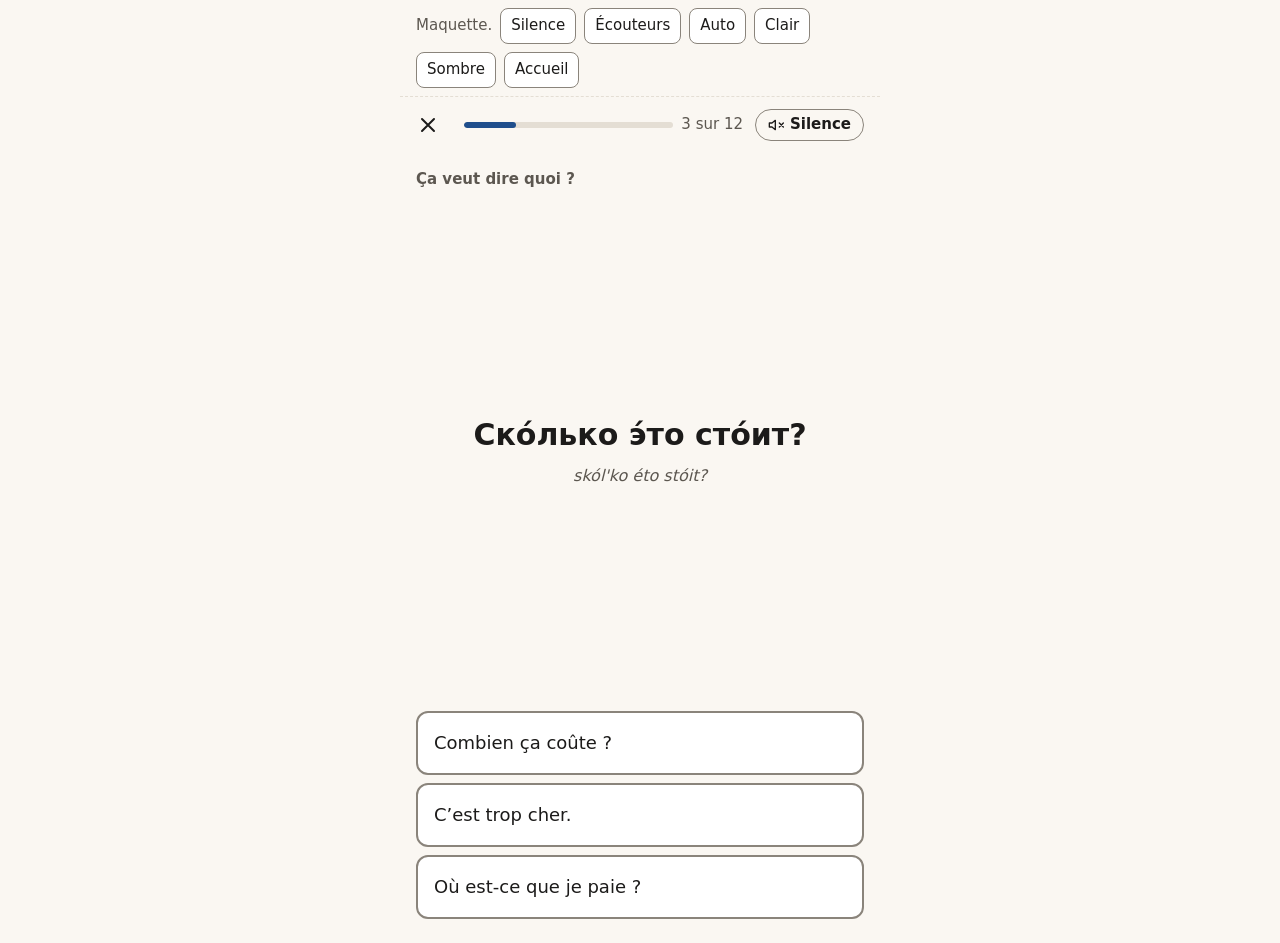
<file: docs/design/maquettes/carte-sens.html>
<!doctype html>
<html lang="fr">
<head>
<meta charset="utf-8">
<meta name="viewport" content="width=device-width, initial-scale=1, viewport-fit=cover">
<title>Vécu, maquette : carte Sens</title>
<style>
/* ===== Tokens (systeme-visuel.md, section 1) ===== */
:root {
  color-scheme: light;
  --bg: #FAF7F2; --surface: #FFFFFF; --text: #1C1B1A; --text-muted: #5C5750;
  --border: #8A847B; --border-subtle: #E4DED4;
  --accent: #1F4E8C; --on-accent: #FFFFFF; --accent-soft: #E3ECF8;
  --success: #1E6B3A; --success-soft: #E4F2E8;
  --danger: #A3302A; --danger-soft: #FBE9E7;
  --focus: #1F4E8C; --overlay: rgba(20,19,18,0.5);

  --font: system-ui, -apple-system, "Segoe UI", Roboto, "Noto Sans", "Helvetica Neue", Arial, sans-serif;
  --fs-ru-hero: 1.875rem; --fs-ru-answer: 1.375rem; --fs-translit: 1rem;
  --fs-body: 1.0625rem; --fs-option: 1.125rem; --fs-button: 1.125rem; --fs-small: 0.9375rem;
  --space-1: 4px; --space-2: 8px; --space-3: 12px; --space-4: 16px;
  --space-5: 24px; --space-6: 32px; --space-7: 48px;
  --radius-s: 8px; --radius-m: 12px; --radius-l: 20px; --radius-pill: 999px;
}
@media (prefers-color-scheme: dark) {
  :root:not([data-theme="light"]) {
    color-scheme: dark;
    --bg: #141312; --surface: #201E1C; --text: #F2EEE8; --text-muted: #ADA79E;
    --border: #7A746C; --border-subtle: #34312D;
    --accent: #8FB4F0; --on-accent: #141312; --accent-soft: #1E2D45;
    --success: #7FD19B; --success-soft: #17301F;
    --danger: #F2A39B; --danger-soft: #3A1D1A;
    --focus: #8FB4F0; --overlay: rgba(0,0,0,0.6);
  }
}
:root[data-theme="dark"] {
  color-scheme: dark;
  --bg: #141312; --surface: #201E1C; --text: #F2EEE8; --text-muted: #ADA79E;
  --border: #7A746C; --border-subtle: #34312D;
  --accent: #8FB4F0; --on-accent: #141312; --accent-soft: #1E2D45;
  --success: #7FD19B; --success-soft: #17301F;
  --danger: #F2A39B; --danger-soft: #3A1D1A;
  --focus: #8FB4F0; --overlay: rgba(0,0,0,0.6);
}

/* ===== Base ===== */
*, *::before, *::after { box-sizing: border-box; }
html, body { margin: 0; }
body {
  background: var(--bg); color: var(--text);
  font-family: var(--font); font-size: var(--fs-body); line-height: 1.45;
  -webkit-text-size-adjust: 100%;
}
button { font: inherit; color: inherit; }
:focus-visible { outline: 3px solid var(--focus); outline-offset: 2px; }
.sr-only {
  position: absolute; width: 1px; height: 1px; padding: 0; margin: -1px;
  overflow: hidden; clip: rect(0 0 0 0); white-space: nowrap; border: 0;
}
svg.icon { width: 24px; height: 24px; flex: none; fill: none; stroke: currentColor;
  stroke-width: 2; stroke-linecap: round; stroke-linejoin: round; }

/* ===== Barre de démonstration (hors app) ===== */
.demo {
  max-width: 480px; margin: 0 auto; padding: var(--space-2) var(--space-4);
  font-size: var(--fs-small); color: var(--text-muted);
  display: flex; flex-wrap: wrap; gap: var(--space-2); align-items: center;
  border-bottom: 1px dashed var(--border-subtle);
}
.demo button, .demo a {
  min-height: 36px; padding: 0 10px; border-radius: var(--radius-s);
  border: 1px solid var(--border); background: var(--surface); color: var(--text);
  font-size: var(--fs-small); cursor: pointer; text-decoration: none;
  display: inline-flex; align-items: center;
}

/* ===== Écran ===== */
.app {
  max-width: 480px; margin: 0 auto;
  min-height: calc(100vh - 54px); min-height: calc(100dvh - 54px);
  display: flex; flex-direction: column;
}

/* En-tête de session */
.s-header {
  height: 56px; padding: 0 var(--space-4) 0 var(--space-1);
  display: flex; align-items: center; gap: var(--space-3);
}
.icon-btn {
  width: 48px; height: 48px; flex: none; display: inline-flex; align-items: center; justify-content: center;
  background: none; border: 0; border-radius: var(--radius-m); cursor: pointer;
}
.progress { flex: 1; display: flex; align-items: center; gap: var(--space-2); min-width: 0; }
.bar { flex: 1; height: 6px; border-radius: var(--radius-pill); background: var(--border-subtle); overflow: hidden; }
.bar > span { display: block; height: 100%; width: 25%; background: var(--accent); border-radius: inherit; transition: width 300ms; }
.count { font-size: var(--fs-small); color: var(--text-muted); white-space: nowrap; }
.badge {
  min-height: 32px; padding: 0 12px; flex: none;
  display: inline-flex; align-items: center; gap: 6px;
  border: 1.5px solid var(--border); border-radius: var(--radius-pill);
  background: transparent; font-size: var(--fs-small); font-weight: 600;
}
.badge svg.icon { width: 16px; height: 16px; }
button.badge { min-height: 44px; cursor: pointer; }

/* Contenu de la carte */
.content {
  flex: 1; padding: var(--space-4) var(--space-4) var(--space-5);
  display: flex; flex-direction: column;
}
.card { display: flex; flex-direction: column; flex: 1; animation: arrive 200ms ease-out; }
@keyframes arrive { from { opacity: 0; transform: translateY(8px); } to { opacity: 1; transform: none; } }
.consigne { margin: 0; font-size: var(--fs-small); font-weight: 600; color: var(--text-muted); }
.consigne:focus { outline: none; }
.phrase-zone { flex: 1; display: flex; flex-direction: column; align-items: center; justify-content: center;
  text-align: center; padding: var(--space-6) 0; gap: var(--space-2); }
.ru-hero {
  margin: 0; font-size: var(--fs-ru-hero); font-weight: 600; line-height: 1.35;
  hyphens: none; overflow-wrap: break-word;
}
.translit { margin: 0; font-size: var(--fs-translit); font-style: italic; color: var(--text-muted); }
.btn-listen {
  margin-top: var(--space-3); min-height: 44px; padding: 0 var(--space-4);
  display: inline-flex; align-items: center; gap: var(--space-2);
  background: var(--surface); border: 2px solid var(--border); border-radius: var(--radius-m);
  font-size: var(--fs-small); font-weight: 600; cursor: pointer;
}

/* Choix de QCM */
.options { display: flex; flex-direction: column; gap: var(--space-2); margin: 0; padding: 0; list-style: none; }
.option {
  width: 100%; min-height: 64px; padding: var(--space-3) var(--space-4);
  display: flex; align-items: center; justify-content: space-between; gap: var(--space-3);
  text-align: left; font-size: var(--fs-option); font-weight: 500; line-height: 1.35;
  background: var(--surface); border: 2px solid var(--border); border-radius: var(--radius-m);
  cursor: pointer; transition: background-color 150ms, border-color 150ms;
  -webkit-tap-highlight-color: transparent;
}
.option:not([aria-disabled="true"]):hover { border-color: var(--accent); }
.option:not([aria-disabled="true"]):active { background: var(--accent-soft); border-color: var(--accent); }
.option .state { width: 24px; height: 24px; flex: none; display: inline-flex; }
.option[aria-disabled="true"] { cursor: default; }
.option.is-right { background: var(--success-soft); border-color: var(--success); }
.option.is-right .state { color: var(--success); }
.option.is-wrong { background: var(--danger-soft); border-color: var(--danger); }
.option.is-wrong .state { color: var(--danger); }
.option.is-answer { border-color: var(--success); }
.option.is-answer .state { color: var(--success); }
.option.is-other { border-color: var(--border-subtle); color: var(--text-muted); }

/* Zone d'action et panneau de retour */
.action {
  position: sticky; bottom: 0; background: var(--bg);
  padding: var(--space-3) var(--space-4) max(var(--space-4), env(safe-area-inset-bottom));
}
.feedback {
  position: sticky; bottom: 0; background: var(--surface);
  border-top: 1px solid var(--border-subtle); border-radius: var(--radius-l) var(--radius-l) 0 0;
  padding: var(--space-4) var(--space-4) max(var(--space-4), env(safe-area-inset-bottom));
  animation: monte 180ms ease-out;
}
@keyframes monte { from { transform: translateY(100%); } to { transform: none; } }
.verdict { margin: 0 0 var(--space-3); display: flex; align-items: center; gap: var(--space-2);
  font-weight: 700; font-size: var(--fs-body); }
.verdict.ok { color: var(--success); }
.verdict.ko { color: var(--danger); }
.answer-label { margin: 0; font-size: var(--fs-small); color: var(--text-muted); }
.answer { margin: var(--space-1) 0 var(--space-3); font-size: var(--fs-option); font-weight: 600; }
.tip {
  margin: 0 0 var(--space-3); padding: var(--space-3) var(--space-4);
  background: var(--bg); border-left: 4px solid var(--accent); border-radius: var(--radius-s);
}
.tip strong { display: block; font-size: var(--fs-small); color: var(--accent); }
.again { margin: 0 0 var(--space-3); font-size: var(--fs-small); color: var(--text-muted); }
.btn-primary {
  width: 100%; min-height: 56px; padding: 0 var(--space-4);
  background: var(--accent); color: var(--on-accent);
  border: 2px solid var(--accent); border-radius: var(--radius-m);
  font-size: var(--fs-button); font-weight: 600; cursor: pointer;
  transition: transform 100ms, filter 100ms;
}
.btn-primary:active { transform: scale(0.98); filter: brightness(0.92); }
.btn-secondary {
  width: 100%; min-height: 52px; padding: 0 var(--space-4);
  background: var(--surface); color: var(--text);
  border: 2px solid var(--border); border-radius: var(--radius-m);
  font-size: var(--fs-button); font-weight: 600; cursor: pointer;
}

/* Feuille du bas « On s'arrête là ? » */
.overlay { position: fixed; inset: 0; background: var(--overlay); display: flex; align-items: flex-end;
  justify-content: center; animation: fondu 200ms; }
.overlay[hidden] { display: none; }
@keyframes fondu { from { opacity: 0; } to { opacity: 1; } }
.sheet {
  width: 100%; max-width: 480px; background: var(--surface);
  border-radius: var(--radius-l) var(--radius-l) 0 0;
  padding: var(--space-5) var(--space-4) max(var(--space-4), env(safe-area-inset-bottom));
  display: flex; flex-direction: column; gap: var(--space-2);
  animation: monte 200ms ease-out;
}
.sheet h2 { margin: 0; font-size: 1.25rem; }
.sheet p { margin: 0 0 var(--space-3); color: var(--text-muted); }

@media (prefers-reduced-motion: reduce) {
  *, *::before, *::after {
    animation-duration: 0.01ms !important; animation-iteration-count: 1 !important;
    transition-duration: 0.01ms !important; scroll-behavior: auto !important;
  }
  .btn-primary:active { transform: none; }
}
</style>
</head>
<body>

<!-- Barre de démonstration : ne fait pas partie de l'app -->
<div class="demo" aria-label="Commandes de la maquette">
  <span>Maquette.</span>
  <a href="?mode=silence">Silence</a>
  <a href="?mode=ecouteurs">Écouteurs</a>
  <button type="button" data-theme-set="auto">Auto</button>
  <button type="button" data-theme-set="light">Clair</button>
  <button type="button" data-theme-set="dark">Sombre</button>
  <a href="accueil.html">Accueil</a>
</div>

<div class="app">
  <header class="s-header">
    <button type="button" class="icon-btn" id="quit" aria-label="Arrêter la session">
      <svg class="icon" viewBox="0 0 24 24" aria-hidden="true"><path d="M6 6l12 12M18 6L6 18"/></svg>
    </button>
    <div class="progress">
      <div class="bar" aria-hidden="true"><span id="bar"></span></div>
      <span class="count" id="count">3 sur 12</span>
    </div>
    <span id="badge-slot"></span>
  </header>

  <main class="content" id="content"></main>
  <div id="bottom"></div>
</div>

<div class="overlay" id="overlay" hidden>
  <div class="sheet" role="dialog" aria-modal="true" aria-labelledby="sheet-title">
    <h2 id="sheet-title">On s’arrête là&nbsp;?</h2>
    <p>Ce que tu as déjà fait est gardé.</p>
    <button type="button" class="btn-primary" id="sheet-continue">Je continue</button>
    <button type="button" class="btn-secondary" id="sheet-stop">Arrêter</button>
  </div>
</div>

<script>
(function () {
  var NBSP = " ";
  var mode = (new URLSearchParams(location.search).get("mode")) || "silence";
  var sonore = mode === "ecouteurs" || mode === "parler";
  if (mode === "voiture") mode = "silence"; // la maquette ne montre pas la voiture

  // Exemple de contenu, à titre d'illustration seulement : le vrai contenu vient de content/ru/.
  var carte = {
    accent: "Ско́лько э́то сто́ит?",
    translit: "skól'ko éto stóit?",
    choix: [
      { fr: "Combien ça coûte" + NBSP + "?", juste: true },
      { fr: "Où est-ce que je paie" + NBSP + "?", juste: false },
      { fr: "C’est trop cher.", juste: false }
    ],
    astuce: null
  };
  var translitVisible = true;
  var n = 3, total = 12;

  var ICON = {
    check: '<svg class="icon" viewBox="0 0 24 24" aria-hidden="true"><path d="M5 12l5 5 9-10"/></svg>',
    cross: '<svg class="icon" viewBox="0 0 24 24" aria-hidden="true"><path d="M6 6l12 12M18 6L6 18"/></svg>',
    mute: '<svg class="icon" viewBox="0 0 24 24" aria-hidden="true"><path d="M11 5L6 9H2v6h4l5 4V5z"/><path d="M23 9l-6 6M17 9l6 6"/></svg>',
    speaker: '<svg class="icon" viewBox="0 0 24 24" aria-hidden="true"><path d="M11 5L6 9H2v6h4l5 4V5z"/><path d="M15.5 8.5a5 5 0 0 1 0 7M19 5a10 10 0 0 1 0 14"/></svg>'
  };

  var content = document.getElementById("content");
  var bottom = document.getElementById("bottom");
  var badgeSlot = document.getElementById("badge-slot");
  var timer = null;

  // Seule porte vers la synthèse vocale : ne fait rien en Silence.
  function parler(texte) {
    if (mode === "silence") return;
    try {
      if (!("speechSynthesis" in window)) return;
      var u = new SpeechSynthesisUtterance(texte);
      u.lang = "ru-RU";
      speechSynthesis.cancel();
      speechSynthesis.speak(u);
    } catch (e) { /* maquette : on ignore */ }
  }
  function couper() { try { if ("speechSynthesis" in window) speechSynthesis.cancel(); } catch (e) {} }

  function badge() {
    if (mode === "silence") {
      badgeSlot.innerHTML = '<span class="badge">' + ICON.mute + 'Silence</span>';
    } else {
      badgeSlot.innerHTML = '<button type="button" class="badge" id="mute">' + ICON.mute + 'Couper le son</button>';
      document.getElementById("mute").addEventListener("click", function () {
        couper();
        mode = "silence";
        badge();
        var b = document.querySelector(".btn-listen"); if (b) b.remove();
        annoncer("Son coupé. On continue en silence.");
      });
    }
  }
  function annoncer(t) {
    var s = document.getElementById("annonce");
    if (!s) { s = document.createElement("p"); s.id = "annonce"; s.className = "sr-only"; s.setAttribute("role", "status"); document.body.appendChild(s); }
    s.textContent = ""; setTimeout(function () { s.textContent = t; }, 50);
  }
  function melanger(a) { a = a.slice(); for (var i = a.length - 1; i > 0; i--) { var j = Math.floor(Math.random() * (i + 1)); var t = a[i]; a[i] = a[j]; a[j] = t; } return a; }

  function afficherCarte() {
    clearTimeout(timer);
    document.getElementById("count").textContent = n + " sur " + total;
    document.getElementById("bar").style.width = Math.round(n / total * 100) + "%";
    bottom.innerHTML = "";
    var html = '<section class="card">' +
      '<h1 class="consigne" tabindex="-1">Ça veut dire quoi' + NBSP + '?</h1>' +
      '<div class="phrase-zone">' +
        '<p class="ru-hero" lang="ru">' + carte.accent + '</p>' +
        (translitVisible ? '<p class="translit" lang="ru-Latn">' + carte.translit + '</p>' : '') +
        // En Silence, le bouton Écouter n'est pas masqué : il n'est pas créé.
        (mode !== "silence" ? '<button type="button" class="btn-listen">' + ICON.speaker + 'Écouter</button>' : '') +
      '</div>' +
      '<ul class="options">' + melanger(carte.choix).map(function (c) {
        return '<li><button type="button" class="option" data-juste="' + c.juste + '">' +
          '<span>' + c.fr + '</span><span class="state"></span><span class="sr-only sr-state"></span></button></li>';
      }).join("") + '</ul></section>';
    content.innerHTML = html;
    content.querySelector(".consigne").focus();
    var ecouter = content.querySelector(".btn-listen");
    if (ecouter) ecouter.addEventListener("click", function () { parler(carte.accent.replace(/́/g, "")); });
    content.querySelectorAll(".option").forEach(function (b) { b.addEventListener("click", function () { repondre(b); }); });
  }

  function repondre(choisi) {
    if (choisi.getAttribute("aria-disabled") === "true") return;
    var juste = choisi.dataset.juste === "true";
    var bonne = null;
    content.querySelectorAll(".option").forEach(function (b) {
      b.setAttribute("aria-disabled", "true");
      var estBonne = b.dataset.juste === "true";
      if (estBonne) bonne = b;
      if (b === choisi && juste) { b.classList.add("is-right"); b.querySelector(".state").innerHTML = ICON.check; b.querySelector(".sr-state").textContent = ", bonne réponse"; }
      else if (b === choisi) { b.classList.add("is-wrong"); b.querySelector(".state").innerHTML = ICON.cross; b.querySelector(".sr-state").textContent = ", ton choix, faux"; }
      else if (estBonne) { b.classList.add("is-answer"); b.querySelector(".state").innerHTML = ICON.check; b.querySelector(".sr-state").textContent = ", bonne réponse"; }
      else b.classList.add("is-other");
    });

    var p = '<div class="feedback">';
    if (juste) {
      p += '<p class="verdict ok" role="status">' + ICON.check + 'C’est ça.</p>';
    } else {
      p += '<p class="verdict ko" role="status">' + ICON.cross + 'Pas tout à fait.</p>' +
        '<p class="answer-label">La bonne réponse' + NBSP + ':</p>' +
        '<p class="answer">' + bonne.querySelector("span").textContent + '</p>' +
        (carte.astuce ? '<div class="tip"><strong>Astuce</strong>' + carte.astuce + '</div>' : '') +
        '<p class="again">On la reverra bientôt.</p>';
    }
    p += '<button type="button" class="btn-primary" id="next">Suivant</button></div>';
    bottom.innerHTML = p;
    var next = document.getElementById("next");
    next.addEventListener("click", suivant);
    next.focus({ preventScroll: true });
    parler(carte.accent.replace(/́/g, ""));
    if (juste) timer = setTimeout(suivant, 1200);
  }

  function suivant() { couper(); n = Math.min(n + 1, total); afficherCarte(); }

  // Feuille du bas (remplace confirm)
  var overlay = document.getElementById("overlay");
  var quit = document.getElementById("quit");
  function ouvrirFeuille() { couper(); clearTimeout(timer); overlay.hidden = false; document.getElementById("sheet-continue").focus(); }
  function fermerFeuille() {
    overlay.hidden = true; quit.focus();
    // Si la réponse était juste, l'avance automatique reprend.
    if (bottom.querySelector(".verdict.ok")) timer = setTimeout(suivant, 1200);
  }
  quit.addEventListener("click", ouvrirFeuille);
  document.getElementById("sheet-continue").addEventListener("click", fermerFeuille);
  document.getElementById("sheet-stop").addEventListener("click", function () { location.href = "accueil.html"; });
  overlay.addEventListener("click", function (e) { if (e.target === overlay) fermerFeuille(); });
  document.addEventListener("keydown", function (e) {
    if (!overlay.hidden) {
      if (e.key === "Escape") fermerFeuille();
      if (e.key === "Tab") { // piège de focus minimal
        var f = overlay.querySelectorAll("button"); var first = f[0], last = f[f.length - 1];
        if (e.shiftKey && document.activeElement === first) { e.preventDefault(); last.focus(); }
        else if (!e.shiftKey && document.activeElement === last) { e.preventDefault(); first.focus(); }
      }
      return;
    }
    var k = parseInt(e.key, 10);
    if (k >= 1 && k <= 3) { var o = content.querySelectorAll(".option")[k - 1]; if (o) o.click(); }
  });

  document.querySelectorAll("[data-theme-set]").forEach(function (b) {
    b.addEventListener("click", function () {
      var t = b.dataset.themeSet;
      if (t === "auto") document.documentElement.removeAttribute("data-theme");
      else document.documentElement.setAttribute("data-theme", t);
    });
  });

  badge();
  afficherCarte();
})();
</script>
</body>
</html>
</file>
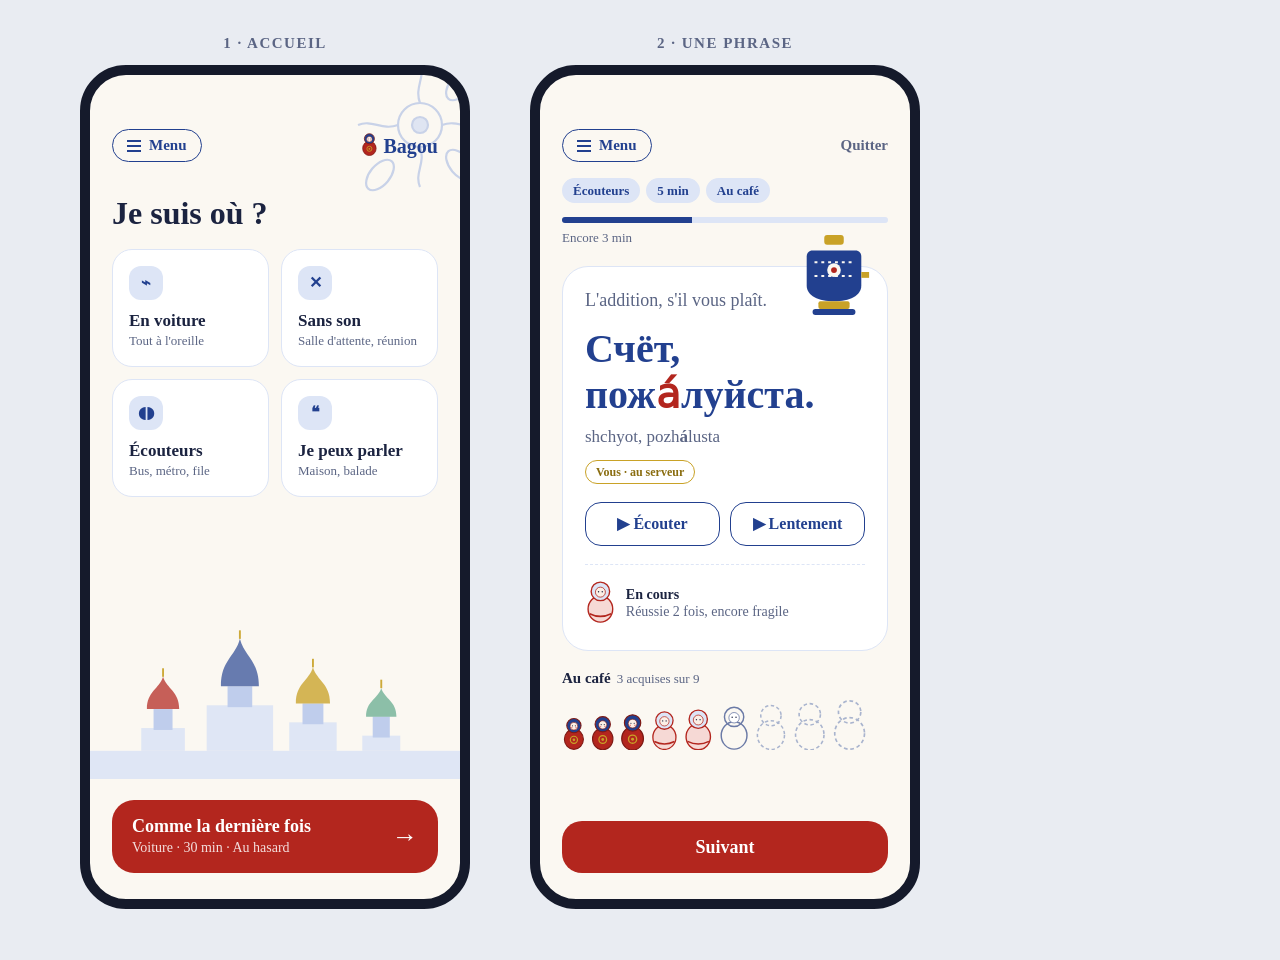
<file: docs/design/maquettes/croquis-bagou.html>
<!DOCTYPE html>
<html lang="fr"><head><meta charset="utf-8"><title>Croquis Bagou</title>
<style>
:root{--porcelaine:#FBF8F2;--cobalt:#22408F;--cobalt-pale:#DDE5F6;--rouge:#B3261E;--rouge-pale:#F6D9D5;--or:#C9A227;--encre:#1B2340;--doux:#5B6584;--fond:#E9ECF2}
*{box-sizing:border-box;margin:0}
html,body{width:1000px;height:960px;background:var(--fond);font-family:"Inter",sans-serif;color:var(--encre)}
.planche{display:flex;gap:60px;justify-content:center;padding:36px 40px}
.col{display:flex;flex-direction:column;align-items:center;gap:14px}
.legende{font:600 15px/1 "Inter";letter-spacing:.1em;text-transform:uppercase;color:var(--doux)}
.tel{position:relative;width:390px;height:844px;border-radius:46px;background:var(--porcelaine);border:10px solid #151A2B;overflow:hidden;display:flex;flex-direction:column;padding:54px 22px 26px}
.motif{position:absolute;top:-30px;right:-40px;width:200px;opacity:.55}
.haut{display:flex;justify-content:space-between;align-items:center;position:relative;z-index:1}
.menu{display:flex;align-items:center;gap:8px;border:1.5px solid var(--cobalt);color:var(--cobalt);border-radius:999px;padding:8px 14px;font:600 15px/1 "Inter"}
.menu i{display:block;width:14px;height:2px;background:var(--cobalt);box-shadow:0 5px 0 var(--cobalt),0 -5px 0 var(--cobalt)}
.marque{display:flex;align-items:center;gap:6px;font:800 20px/1 "Inter Display";color:var(--cobalt)}
h2{font:800 32px/1.1 "Inter Display";margin:34px 0 18px;position:relative;z-index:1}
.lieux{display:grid;grid-template-columns:1fr 1fr;gap:12px;position:relative;z-index:1}
.lieu{background:#fff;border:1.5px solid var(--cobalt-pale);border-radius:20px;padding:16px;height:118px;display:flex;flex-direction:column;justify-content:space-between}
.lieu b{font:700 17px/1.2 "Inter"}
.lieu span{font:400 13px/1.3 "Inter";color:var(--doux)}
.ico{width:34px;height:34px;border-radius:12px;background:var(--cobalt-pale);display:flex;align-items:center;justify-content:center;color:var(--cobalt);font:700 16px/1 "Inter"}
.decor{position:absolute;left:0;right:0;bottom:120px;opacity:.9}
.raccourci{margin-top:auto;position:relative;z-index:1;background:var(--rouge);color:#fff;border-radius:22px;padding:16px 20px;display:flex;justify-content:space-between;align-items:center}
.raccourci b{font:700 18px/1.2 "Inter";display:block}
.raccourci span{font:500 14px/1.3 "Inter";opacity:.85}
.fl{font:700 26px/1 "Inter"}
/* écran phrase */
.pastilles{display:flex;gap:6px;margin-top:16px}
.past{background:var(--cobalt-pale);color:var(--cobalt);border-radius:999px;padding:6px 11px;font:600 13px/1 "Inter"}
.temps{margin-top:14px;height:6px;border-radius:9px;background:var(--cobalt-pale);overflow:hidden}
.temps i{display:block;width:40%;height:100%;background:var(--cobalt)}
.encore{font:500 13px/1 "Inter";color:var(--doux);margin-top:8px}
.carte{margin-top:22px;background:#fff;border-radius:26px;border:1.5px solid var(--cobalt-pale);padding:22px;position:relative}
.samovar{position:absolute;right:14px;top:-34px;width:78px}
.fr{font:500 18px/1.3 "Inter";color:var(--doux);padding-right:60px}
.ru{font:800 40px/1.15 "Inter Display";color:var(--cobalt);margin:14px 0 8px}
.ru em{font-style:normal;color:var(--rouge)}
.tr{font:500 17px/1.3 "Inter";color:var(--doux)}
.reg{display:inline-block;margin-top:12px;border:1.5px solid var(--or);color:#8A6D10;border-radius:999px;padding:5px 10px;font:600 12px/1 "Inter"}
.ecoute{display:flex;gap:10px;margin-top:18px}
.btn{flex:1;border:1.5px solid var(--cobalt);color:var(--cobalt);border-radius:16px;padding:13px;text-align:center;font:600 16px/1 "Inter"}
.etat{display:flex;align-items:center;gap:10px;margin-top:18px;padding-top:14px;border-top:1px dashed var(--cobalt-pale);font:600 14px/1.2 "Inter"}
.etat span{color:var(--doux);font-weight:500}
.theme{margin-top:18px}
.theme b{font:700 15px/1 "Inter"}
.theme small{font:500 13px/1 "Inter";color:var(--doux);margin-left:6px}
.poupees{display:flex;align-items:flex-end;gap:4px;margin-top:10px}
.suivant{margin-top:auto;background:var(--rouge);color:#fff;border-radius:20px;padding:17px;text-align:center;font:700 18px/1 "Inter"}
</style></head><body>
<div class="planche">
 <div class="col"><div class="legende">1 · Accueil</div>
  <div class="tel">
   <svg class="motif" viewBox="0 0 200 200" fill="none" stroke="#9FB2E0" stroke-width="2.2">
    <circle cx="120" cy="80" r="22"/><circle cx="120" cy="80" r="8" fill="#C9D6F2"/>
    <path d="M120 58c-6-16 6-26 0-40M142 80c16-6 26 6 40 0M120 102c6 16-6 26 0 40M98 80c-16 6-26-6-40 0"/>
    <ellipse cx="160" cy="40" rx="10" ry="18" transform="rotate(40 160 40)"/><ellipse cx="80" cy="130" rx="10" ry="18" transform="rotate(40 80 130)"/>
    <ellipse cx="160" cy="120" rx="10" ry="18" transform="rotate(-40 160 120)"/>
   </svg>
   <div class="haut"><div class="menu"><i></i>Menu</div><div class="marque"><span id="mini"></span>Bagou</div></div>
   <h2>Je suis où ?</h2>
   <div class="lieux">
    <div class="lieu"><div class="ico">⌁</div><div><b>En voiture</b><br><span>Tout à l'oreille</span></div></div>
    <div class="lieu"><div class="ico">✕</div><div><b>Sans son</b><br><span>Salle d'attente, réunion</span></div></div>
    <div class="lieu"><div class="ico">◖◗</div><div><b>Écouteurs</b><br><span>Bus, métro, file</span></div></div>
    <div class="lieu"><div class="ico">❝</div><div><b>Je peux parler</b><br><span>Maison, balade</span></div></div>
   </div>
   <svg class="decor" viewBox="0 0 390 170"><rect x="0" y="140" width="390" height="30" fill="#DDE5F6"/><rect x="54.0" y="116" width="46" height="24" fill="#DDE5F6"/><rect x="67.0" y="96" width="20" height="22" fill="#B9C9EC"/><path d="M60.0 96 C60.0 77.3 72.92 74.92 77 62 C81.08 74.92 94.0 77.3 94.0 96 Z" fill="#B3261E" opacity="0.8"/><path d="M77 62 v-9" stroke="#C9A227" stroke-width="2"/><rect x="123.0" y="92" width="70" height="48" fill="#DDE5F6"/><rect x="145.0" y="72" width="26" height="22" fill="#B9C9EC"/><path d="M138.0 72 C138.0 44.5 153.2 41.0 158 22 C162.8 41.0 178.0 44.5 178.0 72 Z" fill="#22408F" opacity="0.75"/><path d="M158 22 v-9" stroke="#C9A227" stroke-width="2"/><rect x="210.0" y="110" width="50" height="30" fill="#DDE5F6"/><rect x="224.0" y="90" width="22" height="22" fill="#B9C9EC"/><path d="M217.0 90 C217.0 69.1 230.68 66.44 235 52 C239.32 66.44 253.0 69.1 253.0 90 Z" fill="#C9A227" opacity="0.85"/><path d="M235 52 v-9" stroke="#C9A227" stroke-width="2"/><rect x="287.0" y="124" width="40" height="16" fill="#DDE5F6"/><rect x="298.0" y="104" width="18" height="22" fill="#B9C9EC"/><path d="M291.0 104 C291.0 87.5 303.16 85.4 307 74 C310.84 85.4 323.0 87.5 323.0 104 Z" fill="#2F8F6A" opacity="0.6"/><path d="M307 74 v-9" stroke="#C9A227" stroke-width="2"/></svg>
   <div class="raccourci"><div><b>Comme la dernière fois</b><span>Voiture · 30 min · Au hasard</span></div><div class="fl">→</div></div>
  </div></div>

 <div class="col"><div class="legende">2 · Une phrase</div>
  <div class="tel">
   <div class="haut"><div class="menu"><i></i>Menu</div><div style="font:600 15px/1 Inter;color:var(--doux)">Quitter</div></div>
   <div class="pastilles"><span class="past">Écouteurs</span><span class="past">5 min</span><span class="past">Au café</span></div>
   <div class="temps"><i></i></div><div class="encore">Encore 3 min</div>
   <div class="carte">
    <svg class="samovar" viewBox="0 0 80 90">
     <rect x="30" y="2" width="20" height="10" rx="3" fill="#C9A227"/>
     <path d="M18 18h44c4 0 6 3 6 6v30c0 10-12 16-28 16S12 64 12 54V24c0-3 2-6 6-6z" fill="#22408F"/>
     <path d="M20 30h40M20 44h40" stroke="#FBF8F2" stroke-width="2" stroke-dasharray="3 4"/>
     <circle cx="40" cy="38" r="7" fill="#FBF8F2"/><circle cx="40" cy="38" r="3" fill="#B3261E"/>
     <path d="M68 40h8v6h-8" fill="#C9A227"/><rect x="24" y="70" width="32" height="8" rx="2" fill="#C9A227"/><rect x="18" y="78" width="44" height="6" rx="3" fill="#22408F"/>
    </svg>
    <div class="fr">L'addition, s'il vous plaît.</div>
    <div class="ru">Счёт, пож<em>а́</em>луйста.</div>
    <div class="tr">shchyot, pozh<b>á</b>lusta</div>
    <span class="reg">Vous · au serveur</span>
    <div class="ecoute"><div class="btn">▶ Écouter</div><div class="btn">▶ Lentement</div></div>
    <div class="etat"><span id="etat-p"></span><div>En cours<br><span>Réussie 2 fois, encore fragile</span></div></div>
   </div>
   <div class="theme"><b>Au café</b><small>3 acquises sur 9</small><div class="poupees" id="poupees"></div></div>
   <div class="suivant">Suivant</div>
  </div></div>
</div>
<script>
function poupee(etat,h){
  const w=h*0.7;
  const c={pas:{s:"#A9B4CE",d:"4 3",corps:"none",tete:"none",visage:"none",or:"none"},
           vue:{s:"#6B7AA6",d:"",corps:"none",tete:"none",visage:"#fff",or:"none"},
           cours:{s:"#B3261E",d:"",corps:"#F6D9D5",tete:"#DDE5F6",visage:"#FBEFE6",or:"none"},
           acq:{s:"#7E1A15",d:"",corps:"#B3261E",tete:"#22408F",visage:"#FBEFE6",or:"#C9A227"}}[etat];
  return `<svg width="${w}" height="${h}" viewBox="0 0 40 57"><ellipse cx="20" cy="39" rx="16" ry="17" fill="${c.corps}" stroke="${c.s}" stroke-width="1.8" stroke-dasharray="${c.d}"/>
  <circle cx="20" cy="16" r="12" fill="${c.tete}" stroke="${c.s}" stroke-width="1.8" stroke-dasharray="${c.d}"/>
  <circle cx="20" cy="17" r="6.5" fill="${c.visage}" stroke="${etat==='pas'?'none':c.s}" stroke-width="1"/>
  ${etat!=='pas'?'<circle cx="17.6" cy="16.5" r=".9" fill="#1B2340"/><circle cx="22.4" cy="16.5" r=".9" fill="#1B2340"/>':''}
  ${etat==='acq'?'<circle cx="20" cy="40" r="6" fill="none" stroke="#C9A227" stroke-width="2"/><circle cx="20" cy="40" r="2.2" fill="#C9A227"/><circle cx="16.5" cy="19.5" r="1.3" fill="#E58A86"/><circle cx="23.5" cy="19.5" r="1.3" fill="#E58A86"/>':''}
  ${etat==='cours'?'<path d="M6 45 Q20 52 34 45" fill="none" stroke="#B3261E" stroke-width="2"/>':''}</svg>`;
}
document.getElementById('mini').innerHTML=poupee('acq',24);
document.getElementById('etat-p').innerHTML=poupee('cours',44);
const suite=['acq','acq','acq','cours','cours','vue','pas','pas','pas'];
document.getElementById('poupees').innerHTML=suite.map((e,i)=>poupee(e,34+i*2.4)).join('');
</script>
</body></html>
</file>
